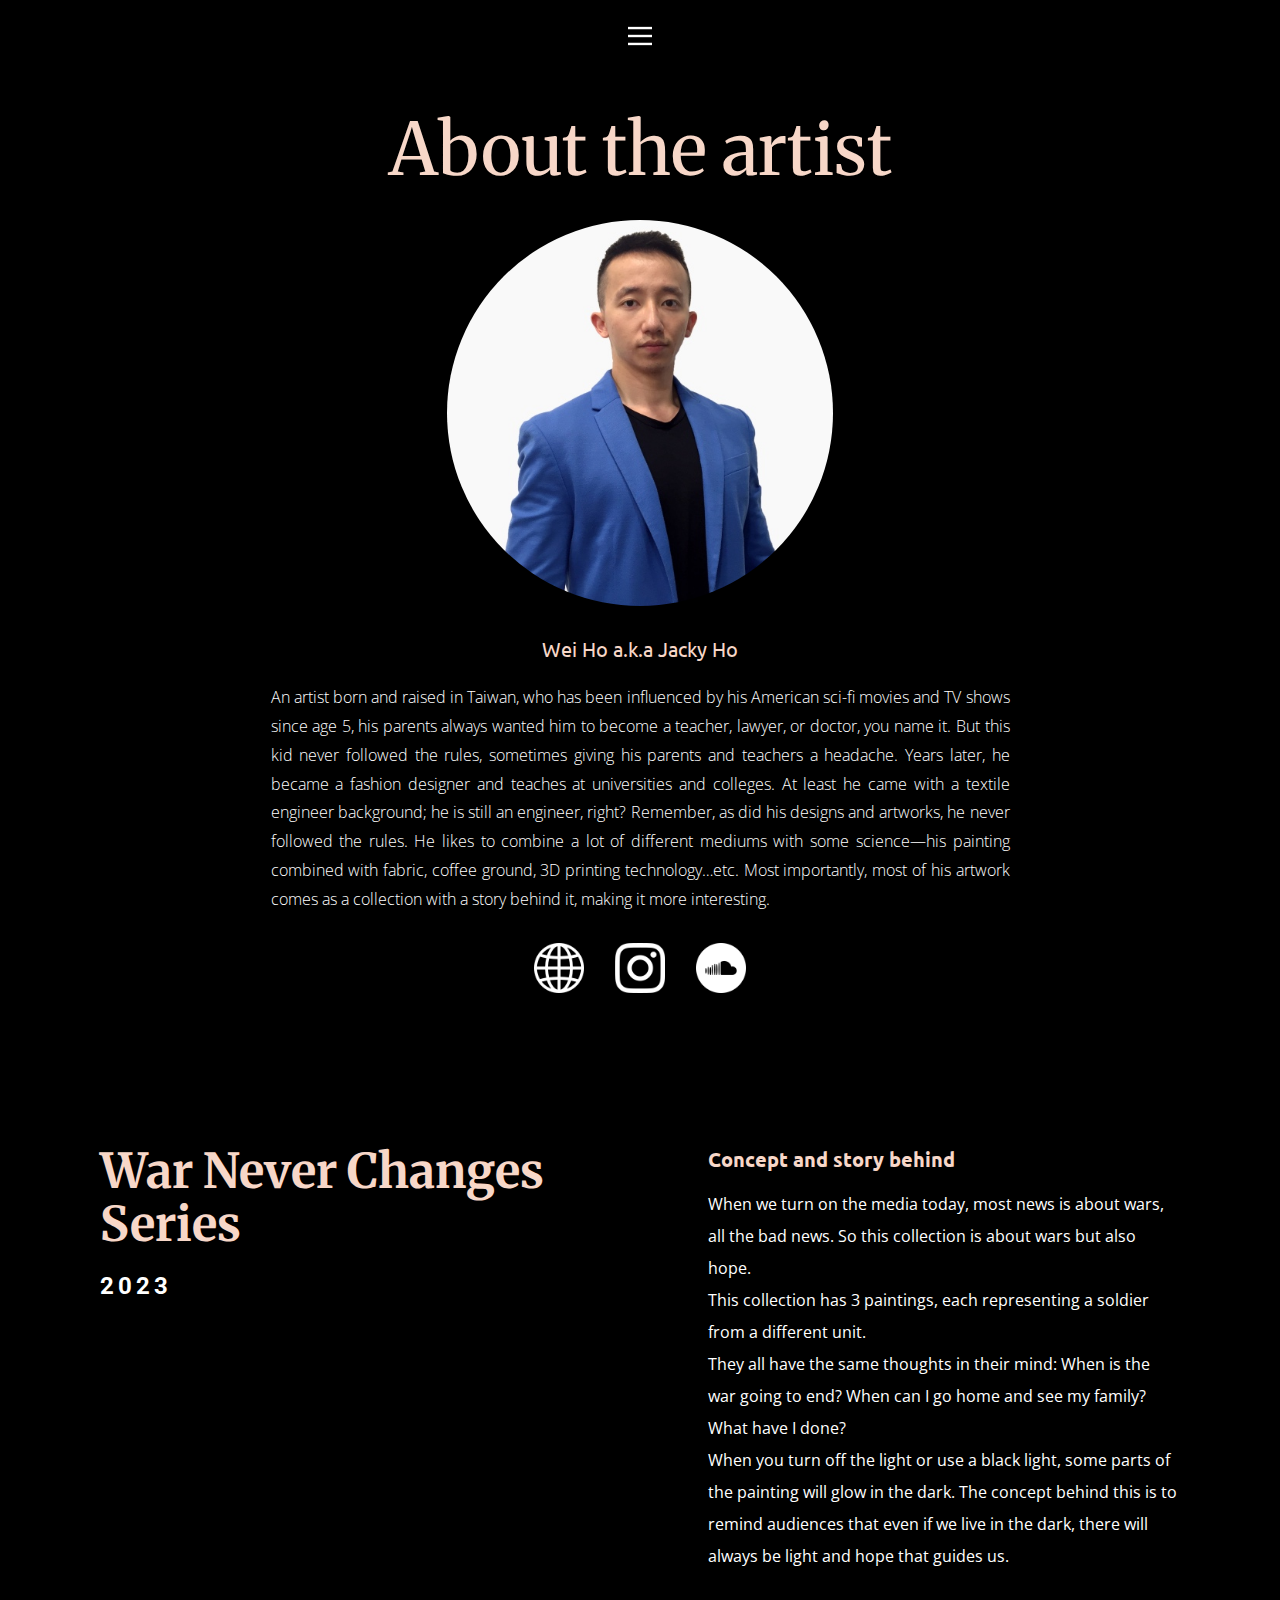
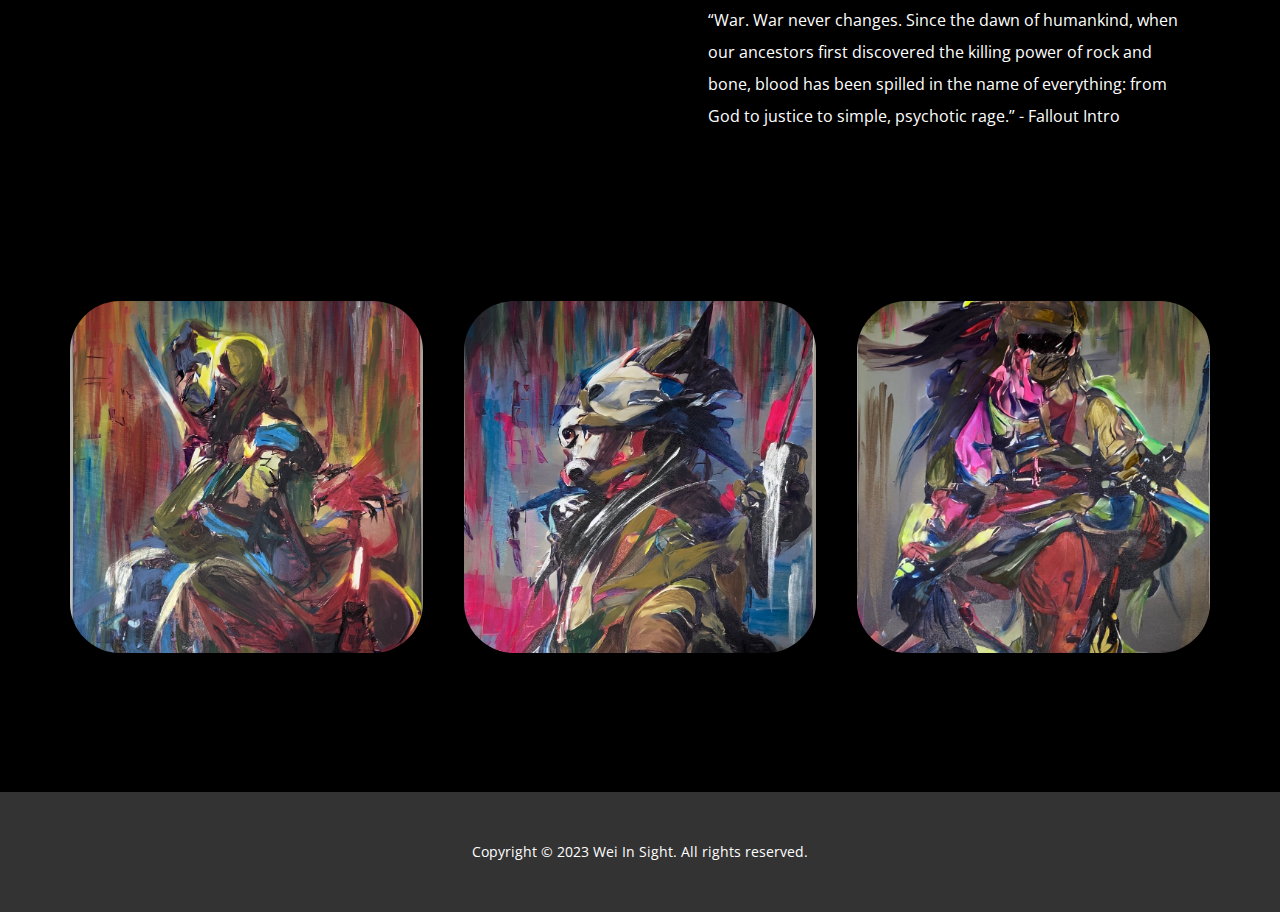
<file: index.html>
<!DOCTYPE html>
<html style="font-size: 16px;" lang="en"><head>
    <meta name="viewport" content="width=device-width, initial-scale=1.0">
    <meta charset="utf-8">
    <meta name="keywords" content="biography, We collaborate with brands and agencies to create memorable experiences., 1, We design People Inspired Experiences that create positive change in people&amp;apos;s lives., ​We are information security.">
    <meta name="description" content="">
    <title>War Never Changes Series</title>
    <link rel="stylesheet" href="nicepage.css" media="screen">
<link rel="stylesheet" href="War-Never-Changes-Series.css" media="screen">
    <script class="u-script" type="text/javascript" src="jquery.js" defer=""></script>
    <script class="u-script" type="text/javascript" src="nicepage.js" defer=""></script>
    <meta name="generator" content="Nicepage 6.1.3, nicepage.com">
    <link id="u-theme-google-font" rel="stylesheet" href="https://fonts.googleapis.com/css?family=Roboto:100,100i,300,300i,400,400i,500,500i,700,700i,900,900i|Open+Sans:300,300i,400,400i,500,500i,600,600i,700,700i,800,800i">
    <link id="u-page-google-font" rel="stylesheet" href="https://fonts.googleapis.com/css?family=Merriweather:300,300i,400,400i,700,700i,900,900i|Ubuntu:300,300i,400,400i,500,500i,700,700i">
    
    
    
    
    
    
    <script type="application/ld+json">{
		"@context": "http://schema.org",
		"@type": "Organization",
		"name": "War Never Changes"
}</script>
    <meta name="theme-color" content="#a18bbf">
    <meta property="og:title" content="War Never Changes Series">
    <meta property="og:description" content="">
    <meta property="og:type" content="website">
  <meta data-intl-tel-input-cdn-path="intlTelInput/"></head>
  <body data-home-page="War-Never-Changes-Series.html" data-home-page-title="War Never Changes Series" data-path-to-root="./" data-include-products="false" class="u-body u-overlap u-xl-mode" data-lang="en"><header class="u-clearfix u-header u-header" id="sec-b750"><div class="u-clearfix u-sheet u-sheet-1">
        <nav class="u-align-left u-menu u-menu-hamburger u-offcanvas u-menu-1" data-responsive-from="XL">
          <div class="menu-collapse">
            <a class="u-button-style u-nav-link u-text-body-alt-color" href="#" style="padding: 4px 0px; font-size: calc(1em + 8px);">
              <svg class="u-svg-link" preserveAspectRatio="xMidYMin slice" viewBox="0 0 302 302" style=""><use xmlns:xlink="http://www.w3.org/1999/xlink" xlink:href="#svg-5c50"></use></svg>
              <svg xmlns="http://www.w3.org/2000/svg" xmlns:xlink="http://www.w3.org/1999/xlink" version="1.1" id="svg-5c50" x="0px" y="0px" viewBox="0 0 302 302" style="enable-background:new 0 0 302 302;" xml:space="preserve" class="u-svg-content"><g><rect y="36" width="302" height="30"></rect><rect y="236" width="302" height="30"></rect><rect y="136" width="302" height="30"></rect>
</g><g></g><g></g><g></g><g></g><g></g><g></g><g></g><g></g><g></g><g></g><g></g><g></g><g></g><g></g><g></g></svg>
            </a>
          </div>
          <div class="u-custom-menu u-nav-container">
            <ul class="u-nav u-unstyled u-nav-1"><li class="u-nav-item"><a class="u-button-style u-nav-link u-text-active-palette-1-base u-text-hover-palette-2-base" href="#" style="padding: 10px 20px;">About</a>
</li><li class="u-nav-item"><a class="u-button-style u-nav-link u-text-active-palette-1-base u-text-hover-palette-2-base" href="#" style="padding: 10px 20px;">Story behind</a>
</li></ul>
          </div>
          <div class="u-custom-menu u-nav-container-collapse">
            <div class="u-align-center u-black u-container-style u-inner-container-layout u-opacity u-opacity-95 u-sidenav">
              <div class="u-inner-container-layout u-sidenav-overflow">
                <div class="u-menu-close"></div>
                <ul class="u-align-center u-nav u-popupmenu-items u-unstyled u-nav-2"><li class="u-nav-item"><a class="u-button-style u-nav-link" href="#">About</a>
</li><li class="u-nav-item"><a class="u-button-style u-nav-link" href="#">Story behind</a>
</li></ul>
              </div>
            </div>
            <div class="u-black u-menu-overlay u-opacity u-opacity-70"></div>
          </div>
        </nav>
      </div></header>
    <section class="u-align-center u-black u-clearfix u-section-1" id="carousel_4809">
      <div class="u-clearfix u-sheet u-sheet-1">
        <h2 class="u-custom-font u-font-merriweather u-text u-text-default u-text-palette-2-base u-text-1">About the artist</h2>
        <div class="u-image u-image-circle u-image-1" alt="" data-image-width="500" data-image-height="500"></div>
        <h5 class="u-custom-font u-font-ubuntu u-text u-text-palette-2-base u-text-2">Wei Ho a.k.a Jacky Ho</h5>
        <p class="u-align-justify u-text u-text-3"> An artist born and raised in Taiwan, who has been influenced by his American sci-fi movies and TV shows since age 5, his parents always wanted him to become a teacher, lawyer, or doctor, you name it. But this kid never followed the rules, sometimes giving his parents and teachers a headache. Years later, he became a fashion designer and teaches at universities and colleges. At least he came with a textile engineer background; he is still an engineer, right? Remember, as did his designs and artworks, he never followed the rules. He likes to combine a lot of different mediums with some science—his painting combined with fabric, coﬀee ground, 3D printing technology…etc. Most importantly, most of his artwork comes as a collection with a story behind it, making it more interesting.</p>
        <div class="u-social-icons u-spacing-31 u-social-icons-1">
          <a class="u-social-url" title="Wei In Sight" target="_blank" href="https://www.weiinsight.com"><span class="u-file-icon u-icon u-social-facebook u-social-icon u-text-white u-icon-1"><img src="images/1006771-8f2b2438.png" alt=""></span>
          </a>
          <a class="u-social-url" title="Instagram" target="_blank" href="https://www.instagram.com/weiinsight/"><span class="u-file-icon u-icon u-social-icon u-social-instagram u-text-white u-icon-2"><img src="images/1384031-1bfc850a.png" alt=""></span>
          </a>
          <a class="u-social-url" target="_blank" data-type="Soundcloud" title="Sound Cloud" href="https://soundcloud.com/nfscars001"><span class="u-file-icon u-icon u-social-icon u-social-soundcloud u-text-white u-icon-3"><img src="images/4902493-3ed26d65.png" alt=""></span>
          </a>
        </div>
      </div>
    </section>
    <section class="u-black u-clearfix u-section-2" id="carousel_9b82">
      <div class="u-clearfix u-sheet u-sheet-1">
        <div class="data-layout-selected u-clearfix u-expanded-width u-layout-wrap u-layout-wrap-1">
          <div class="u-layout">
            <div class="u-layout-row">
              <div class="u-align-left u-container-style u-layout-cell u-size-32 u-layout-cell-1">
                <div class="u-container-layout u-valign-top u-container-layout-1">
                  <h1 class="u-custom-font u-font-merriweather u-text u-text-palette-2-base u-text-1"> War Never Changes Series</h1>
                  <h6 class="u-text u-text-2">2023</h6>
                </div>
              </div>
              <div class="u-align-left u-container-style u-layout-cell u-size-28 u-layout-cell-2">
                <div class="u-container-layout u-container-layout-2">
                  <h6 class="u-custom-font u-font-ubuntu u-text u-text-palette-2-base u-text-3">Concept and story behind</h6>
                  <h5 class="u-custom-font u-text u-text-font u-text-4"> When we turn on the media today, most news is about wars, all the bad news. So this collection is about wars but also hope.<br>This collection has 3 paintings, each representing a soldier from a different unit.<br>They all have the same thoughts in their mind: When is the war going to end? When can I go home and see my family? What have I done?<br>When you turn off the light or use a black light, some parts of the painting will glow in the dark. The concept behind this is to remind audiences that even if we live in the dark, there will always be light and hope that guides us.<br>
                    <br>“War. War never changes. Since the dawn of humankind, when our ancestors first discovered the killing power of rock and bone, blood has been spilled in the name of everything: from God to justice to simple, psychotic rage.” - Fallout Intro
                  </h5>
                </div>
              </div>
            </div>
          </div>
        </div>
      </div>
    </section>
    <section class="u-align-center u-black u-clearfix u-section-3" id="carousel_8796">
      <div class="u-clearfix u-sheet u-valign-middle u-sheet-1">
        <div class="u-expanded-width u-gallery u-layout-grid u-lightbox u-show-text-on-hover u-gallery-1">
          <div class="u-gallery-inner u-gallery-inner-1">
            <div class="u-effect-fade u-effect-hover-zoom u-gallery-item u-radius-50 u-shape-round" data-href="Ground-Force.html">
              <div class="u-back-slide" data-image-width="955" data-image-height="1427">
                <img class="u-back-image u-expanded" src="images/WarNeverChangesSeries_0000_GroundForce.jpg">
              </div>
              <div class="u-over-slide u-shading u-over-slide-1"></div>
            </div>
            <div class="u-effect-fade u-effect-hover-zoom u-gallery-item u-radius-50 u-shape-round" data-href="Special-Force.html">
              <div class="u-back-slide" data-image-width="955" data-image-height="1427">
                <img class="u-back-image u-expanded" src="images/WarNeverChangesSeries_0002_SpecialForce.jpg">
              </div>
              <div class="u-over-slide u-shading u-over-slide-2"></div>
            </div>
            <div class="u-effect-fade u-effect-hover-zoom u-gallery-item u-radius-50 u-shape-round" data-href="Air-Force.html">
              <div class="u-back-slide" data-image-width="955" data-image-height="1427">
                <img class="u-back-image u-expanded" src="images/WarNeverChangesSeries_0004_AirForce.jpg">
              </div>
              <div class="u-over-slide u-shading u-over-slide-3"></div>
            </div>
          </div>
        </div>
      </div>
    </section>
    <section class="u-align-center u-black u-clearfix u-hidden u-section-4" id="carousel_48df">
      <div class="u-clearfix u-sheet u-valign-middle u-sheet-1">
        <div class="u-clearfix u-expanded-width u-layout-wrap u-layout-wrap-1">
          <div class="u-layout">
            <div class="u-layout-row">
              <div class="u-container-style u-layout-cell u-size-30 u-layout-cell-1">
                <div class="u-container-layout u-container-layout-1">
                  <h5 class="u-custom-font u-font-ubuntu u-text u-text-default u-text-palette-2-base u-text-1">Bring to the table win-win survival strategies to ensure proactive domination. At the end of the day, going forward, a new normal that has evolved from generation X is on the runway heading towards a streamlined cloud solution.&nbsp;</h5>
                  <p class="u-text u-text-default u-text-2">Living Life Tomorrow's fate, though thou be wise, Thou canst not tell nor yet surmise; Pass, therefore, not today in vain, For it will never come again. You know, my friends, with what a brave carouse I made a Second Marriage in my house; favored old barren reason from my bed, and took the daughter of the vine to spouse.&nbsp;&nbsp;The Worldly Hope men set their Hearts upon Turns Ashes - or it prospers; and anon, Like Snow upon the Desert's dusty Face, Lighting a little hour or two - is gone.</p>
                </div>
              </div>
              <div class="u-container-style u-layout-cell u-size-30 u-layout-cell-2">
                <div class="u-container-layout u-container-layout-2">
                  <p class="u-text u-text-3">Living Life Tomorrow's fate, though thou be wise, Thou canst not tell nor yet surmise; Pass, therefore, not today in vain, For it will never come again. You know, my friends, with what a brave carouse I made a Second Marriage in my house; favored old barren reason from my bed, and took the daughter of the vine to spouse.&nbsp;&nbsp;The Worldly Hope men set their Hearts upon Turns Ashes - or it prospers; and anon, Like Snow upon the Desert's dusty Face, Lighting a little hour or two - is gone.</p>
                  <img src="images/829-8293847_jake-corman-signature-jake-signaturecopy.png" alt="" class="u-image u-image-contain u-image-default u-image-1" data-image-width="1280" data-image-height="911">
                </div>
              </div>
            </div>
          </div>
        </div>
      </div>
    </section>
    
    
    
    <footer class="u-align-center u-clearfix u-footer u-grey-80 u-footer" id="sec-9d38"><div class="u-clearfix u-sheet u-sheet-1">
        <p class="u-small-text u-text u-text-variant u-text-1"> Copyright © 2023 Wei In Sight. All rights reserved.</p>
      </div></footer>
  
</body></html>
</file>
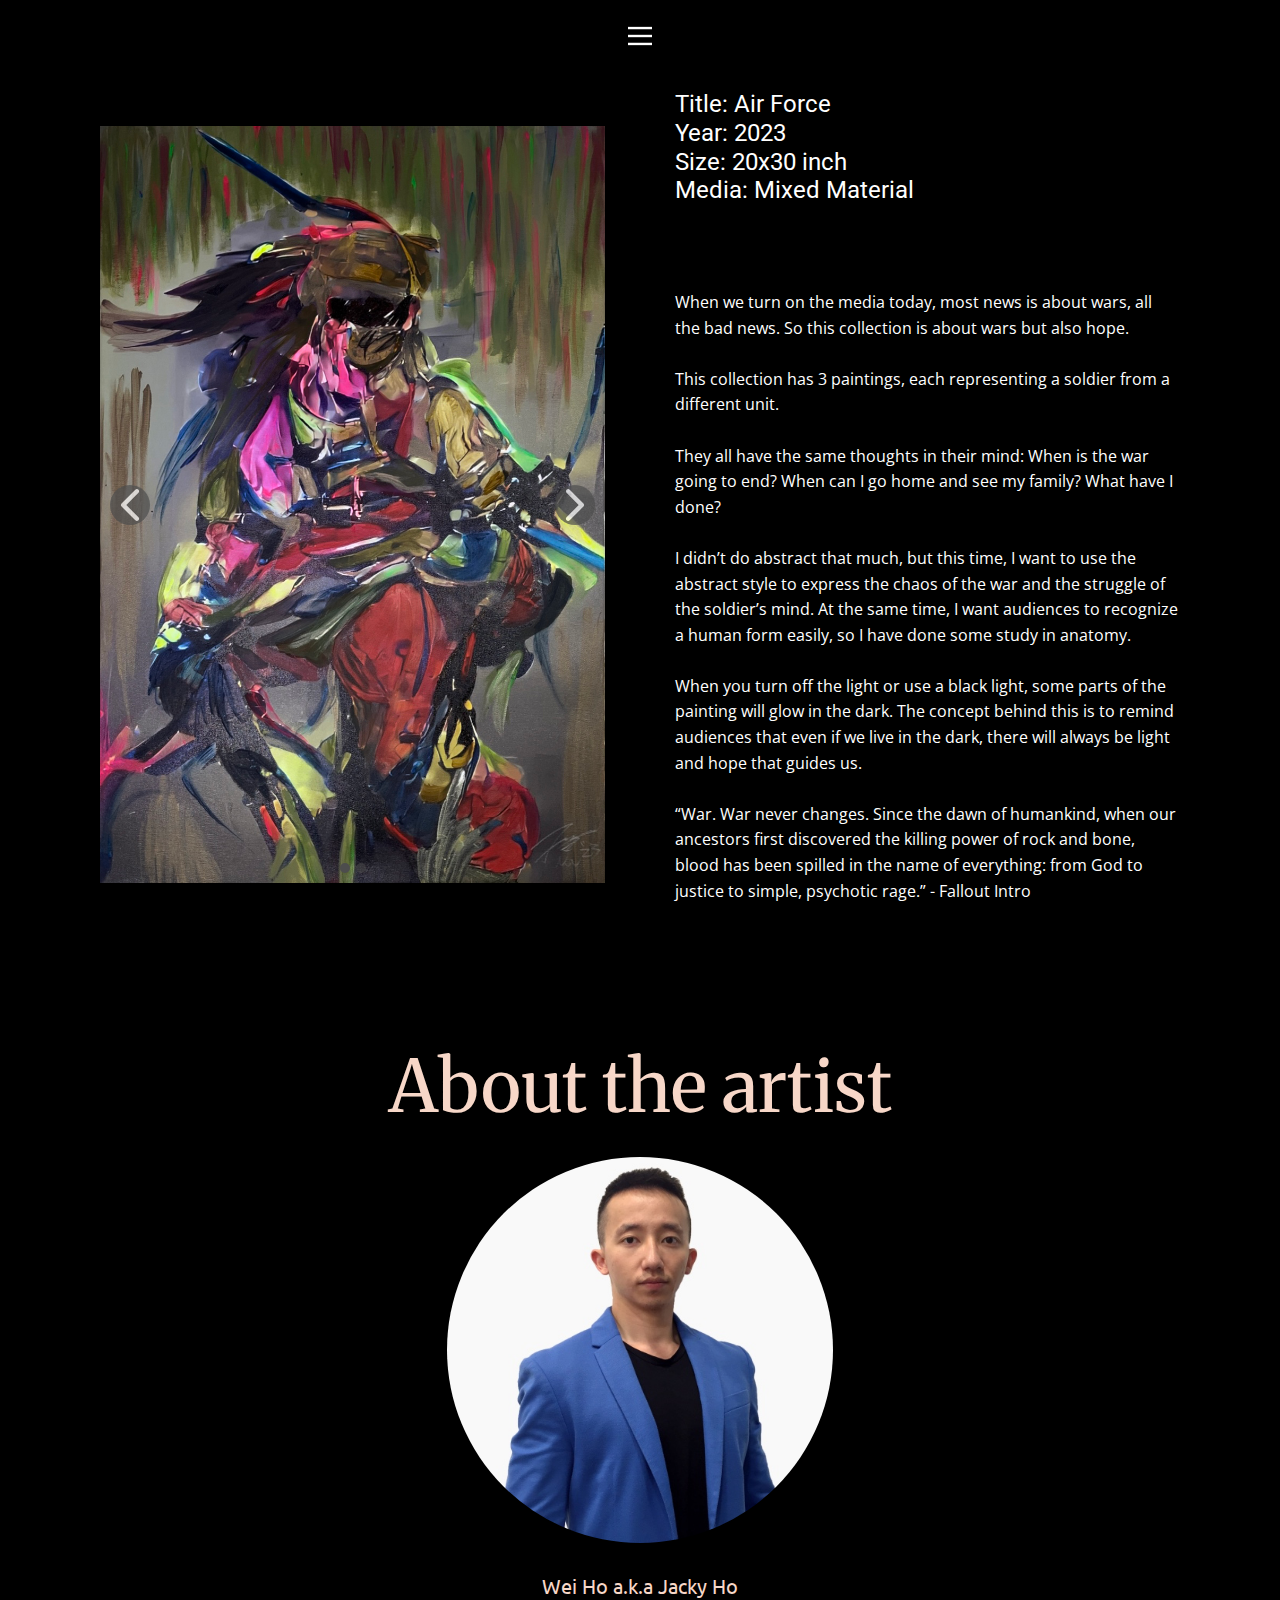
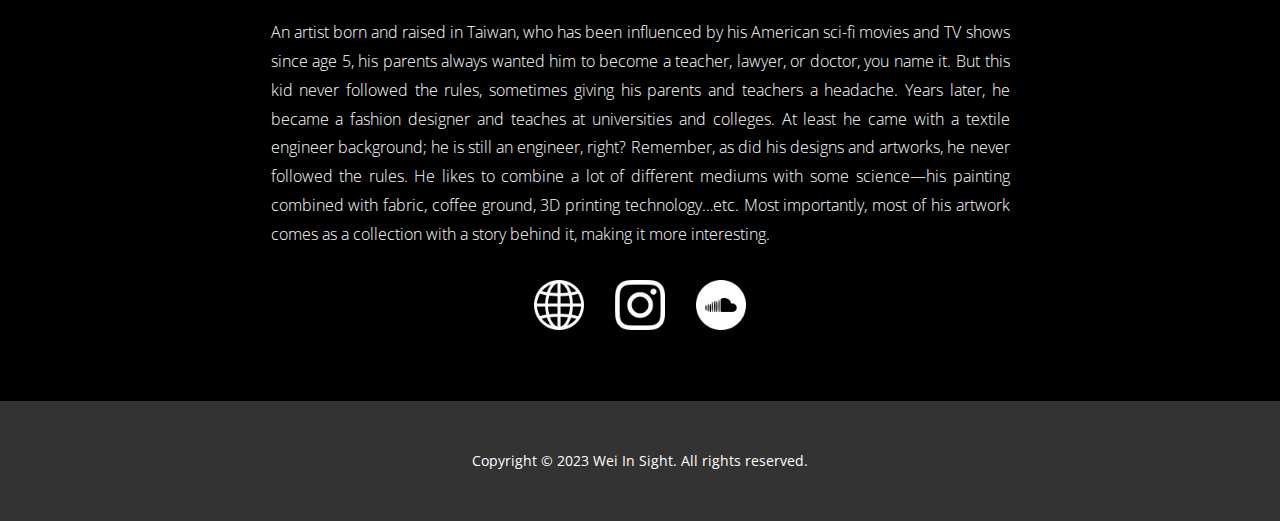
<file: Air-Force.html>
<!DOCTYPE html>
<html style="font-size: 16px;" lang="en"><head>
    <meta name="viewport" content="width=device-width, initial-scale=1.0">
    <meta charset="utf-8">
    <meta name="keywords" content="biography, We collaborate with brands and agencies to create memorable experiences., 1, We design People Inspired Experiences that create positive change in people&amp;apos;s lives., ​We are information security.">
    <meta name="description" content="">
    <title>Air Force</title>
    <link rel="stylesheet" href="nicepage.css" media="screen">
<link rel="stylesheet" href="Air-Force.css" media="screen">
    <script class="u-script" type="text/javascript" src="jquery.js" defer=""></script>
    <script class="u-script" type="text/javascript" src="nicepage.js" defer=""></script>
    <meta name="generator" content="Nicepage 6.1.3, nicepage.com">
    <link id="u-theme-google-font" rel="stylesheet" href="https://fonts.googleapis.com/css?family=Roboto:100,100i,300,300i,400,400i,500,500i,700,700i,900,900i|Open+Sans:300,300i,400,400i,500,500i,600,600i,700,700i,800,800i">
    <link id="u-page-google-font" rel="stylesheet" href="https://fonts.googleapis.com/css?family=Ubuntu:300,300i,400,400i,500,500i,700,700i|Merriweather:300,300i,400,400i,700,700i,900,900i">
    
    
    
    
    
    <script type="application/ld+json">{
		"@context": "http://schema.org",
		"@type": "Organization",
		"name": "War Never Changes"
}</script>
    <meta name="theme-color" content="#a18bbf">
    <meta property="og:title" content="Air Force">
    <meta property="og:description" content="">
    <meta property="og:type" content="website">
  <meta data-intl-tel-input-cdn-path="intlTelInput/"></head>
  <body data-path-to-root="./" data-include-products="false" class="u-body u-overlap u-overlap-contrast u-overlap-transparent u-xl-mode" data-lang="en"><header class="u-clearfix u-header u-header" id="sec-b750"><div class="u-clearfix u-sheet u-sheet-1">
        <nav class="u-align-left u-menu u-menu-hamburger u-offcanvas u-menu-1" data-responsive-from="XL">
          <div class="menu-collapse">
            <a class="u-button-style u-nav-link u-text-body-alt-color" href="#" style="padding: 4px 0px; font-size: calc(1em + 8px);">
              <svg class="u-svg-link" preserveAspectRatio="xMidYMin slice" viewBox="0 0 302 302" style=""><use xmlns:xlink="http://www.w3.org/1999/xlink" xlink:href="#svg-5c50"></use></svg>
              <svg xmlns="http://www.w3.org/2000/svg" xmlns:xlink="http://www.w3.org/1999/xlink" version="1.1" id="svg-5c50" x="0px" y="0px" viewBox="0 0 302 302" style="enable-background:new 0 0 302 302;" xml:space="preserve" class="u-svg-content"><g><rect y="36" width="302" height="30"></rect><rect y="236" width="302" height="30"></rect><rect y="136" width="302" height="30"></rect>
</g><g></g><g></g><g></g><g></g><g></g><g></g><g></g><g></g><g></g><g></g><g></g><g></g><g></g><g></g><g></g></svg>
            </a>
          </div>
          <div class="u-custom-menu u-nav-container">
            <ul class="u-nav u-unstyled u-nav-1"><li class="u-nav-item"><a class="u-button-style u-nav-link u-text-active-palette-1-base u-text-hover-palette-2-base" href="#" style="padding: 10px 20px;">About</a>
</li><li class="u-nav-item"><a class="u-button-style u-nav-link u-text-active-palette-1-base u-text-hover-palette-2-base" href="#" style="padding: 10px 20px;">Story behind</a>
</li></ul>
          </div>
          <div class="u-custom-menu u-nav-container-collapse">
            <div class="u-align-center u-black u-container-style u-inner-container-layout u-opacity u-opacity-95 u-sidenav">
              <div class="u-inner-container-layout u-sidenav-overflow">
                <div class="u-menu-close"></div>
                <ul class="u-align-center u-nav u-popupmenu-items u-unstyled u-nav-2"><li class="u-nav-item"><a class="u-button-style u-nav-link" href="#">About</a>
</li><li class="u-nav-item"><a class="u-button-style u-nav-link" href="#">Story behind</a>
</li></ul>
              </div>
            </div>
            <div class="u-black u-menu-overlay u-opacity u-opacity-70"></div>
          </div>
        </nav>
      </div></header>
    <section class="u-black u-clearfix u-section-1" id="sec-833f">
      <div class="u-clearfix u-sheet u-valign-middle u-sheet-1">
        <div class="data-layout-selected u-clearfix u-expanded-width u-gutter-10 u-layout-wrap u-layout-wrap-1">
          <div class="u-layout">
            <div class="u-layout-row">
              <div class="u-size-30 u-size-60-md">
                <div class="u-layout-col">
                  <div class="u-container-style u-layout-cell u-left-cell u-size-60 u-layout-cell-1" src="">
                    <div class="u-container-layout u-valign-middle u-container-layout-1">
                      <div class="u-carousel u-expanded-width u-gallery u-gallery-slider u-layout-carousel u-lightbox u-no-transition u-show-text-on-hover u-gallery-1" data-interval="5000" data-u-ride="carousel" id="carousel-e23b">
                        <ol class="u-absolute-hcenter u-carousel-indicators u-carousel-indicators-1">
                          <li data-u-target="#carousel-e23b" data-u-slide-to="0" class="u-active u-grey-70 u-shape-circle" style="width: 10px; height: 10px;"></li>
                          <li data-u-target="#carousel-e23b" data-u-slide-to="1" class="u-grey-70 u-shape-circle" style="width: 10px; height: 10px;"></li>
                        </ol>
                        <div class="u-carousel-inner u-gallery-inner" role="listbox">
                          <div class="u-active u-carousel-item u-effect-fade u-gallery-item u-carousel-item-1">
                            <div class="u-back-slide" data-image-width="955" data-image-height="1427">
                              <img class="u-back-image u-expanded" src="images/WarNeverChangesSeries_0004_AirForce.jpg">
                            </div>
                            <div class="u-align-center u-over-slide u-shading u-valign-bottom u-over-slide-1"></div>
                          </div>
                          <div class="u-carousel-item u-effect-fade u-gallery-item u-carousel-item-2">
                            <div class="u-back-slide" data-image-width="955" data-image-height="1427">
                              <img class="u-back-image u-expanded" src="images/WarNeverChangesSeries_0005_AirForceUV.jpg">
                            </div>
                            <div class="u-align-center u-over-slide u-shading u-valign-bottom u-over-slide-2"></div>
                          </div>
                        </div>
                        <a class="u-absolute-vcenter u-carousel-control u-carousel-control-prev u-grey-70 u-icon-circle u-opacity u-opacity-70 u-spacing-10 u-text-white u-carousel-control-1" href="#carousel-e23b" role="button" data-u-slide="prev">
                          <span aria-hidden="true">
                            <svg viewBox="0 0 451.847 451.847"><path d="M97.141,225.92c0-8.095,3.091-16.192,9.259-22.366L300.689,9.27c12.359-12.359,32.397-12.359,44.751,0
c12.354,12.354,12.354,32.388,0,44.748L173.525,225.92l171.903,171.909c12.354,12.354,12.354,32.391,0,44.744
c-12.354,12.365-32.386,12.365-44.745,0l-194.29-194.281C100.226,242.115,97.141,234.018,97.141,225.92z"></path></svg>
                          </span>
                          <span class="sr-only">
                            <svg viewBox="0 0 451.847 451.847"><path d="M97.141,225.92c0-8.095,3.091-16.192,9.259-22.366L300.689,9.27c12.359-12.359,32.397-12.359,44.751,0
c12.354,12.354,12.354,32.388,0,44.748L173.525,225.92l171.903,171.909c12.354,12.354,12.354,32.391,0,44.744
c-12.354,12.365-32.386,12.365-44.745,0l-194.29-194.281C100.226,242.115,97.141,234.018,97.141,225.92z"></path></svg>
                          </span>
                        </a>
                        <a class="u-absolute-vcenter u-carousel-control u-carousel-control-next u-grey-70 u-icon-circle u-opacity u-opacity-70 u-spacing-10 u-text-white u-carousel-control-2" href="#carousel-e23b" role="button" data-u-slide="next">
                          <span aria-hidden="true">
                            <svg viewBox="0 0 451.846 451.847"><path d="M345.441,248.292L151.154,442.573c-12.359,12.365-32.397,12.365-44.75,0c-12.354-12.354-12.354-32.391,0-44.744
L278.318,225.92L106.409,54.017c-12.354-12.359-12.354-32.394,0-44.748c12.354-12.359,32.391-12.359,44.75,0l194.287,194.284
c6.177,6.18,9.262,14.271,9.262,22.366C354.708,234.018,351.617,242.115,345.441,248.292z"></path></svg>
                          </span>
                          <span class="sr-only">
                            <svg viewBox="0 0 451.846 451.847"><path d="M345.441,248.292L151.154,442.573c-12.359,12.365-32.397,12.365-44.75,0c-12.354-12.354-12.354-32.391,0-44.744
L278.318,225.92L106.409,54.017c-12.354-12.359-12.354-32.394,0-44.748c12.354-12.359,32.391-12.359,44.75,0l194.287,194.284
c6.177,6.18,9.262,14.271,9.262,22.366C354.708,234.018,351.617,242.115,345.441,248.292z"></path></svg>
                          </span>
                        </a>
                      </div>
                    </div>
                  </div>
                </div>
              </div>
              <div class="u-size-30 u-size-60-md">
                <div class="u-layout-col">
                  <div class="u-size-30">
                    <div class="u-layout-row">
                      <div class="u-align-left u-container-style u-layout-cell u-size-60 u-layout-cell-2">
                        <div class="u-container-layout u-valign-top u-container-layout-2">
                          <h4 class="u-text u-text-1"> Title: Air Force<br>Year: 2023<br>Size: ​20x30 inch<br>Media: ​Mixed Material
                          </h4>
                        </div>
                      </div>
                    </div>
                  </div>
                  <div class="u-size-30">
                    <div class="u-layout-row">
                      <div class="u-align-left u-container-style u-layout-cell u-size-60 u-layout-cell-3">
                        <div class="u-container-layout u-valign-top u-container-layout-3">
                          <p class="u-text u-text-2"><i></i>When we turn on the media today, most news is about wars, all the bad news. So this collection is about wars but also hope.<br>
                            <br>This collection has 3 paintings, each representing a soldier from a different unit.<br>
                            <br>They all have the same thoughts in their mind: When is the war going to end? When can I go home and see my family? What have I done?<br>
                            <br>I didn’t do abstract that much, but this time, I want to use the abstract style to express the chaos of the war and the struggle of the soldier’s mind. At the same time, I want audiences to recognize a human form easily, so I have done some study in anatomy.<br>
                            <br>When you turn off the light or use a black light, some parts of the painting will glow in the dark. The concept behind this is to remind audiences that even if we live in the dark, there will always be light and hope that guides us.<br>
                            <br>“War. War never changes. Since the dawn of humankind, when our ancestors first discovered the killing power of rock and bone, blood has been spilled in the name of everything: from God to justice to simple, psychotic rage.” - Fallout Intro&nbsp;
                          </p>
                        </div>
                      </div>
                    </div>
                  </div>
                </div>
              </div>
            </div>
          </div>
        </div>
      </div>
    </section>
    <section class="u-align-center u-black u-clearfix u-hidden u-section-2" id="carousel_48df">
      <div class="u-clearfix u-sheet u-valign-middle u-sheet-1">
        <div class="u-clearfix u-expanded-width u-layout-wrap u-layout-wrap-1">
          <div class="u-layout">
            <div class="u-layout-row">
              <div class="u-container-style u-layout-cell u-size-30 u-layout-cell-1">
                <div class="u-container-layout u-container-layout-1">
                  <h5 class="u-custom-font u-font-ubuntu u-text u-text-default u-text-palette-2-base u-text-1">Bring to the table win-win survival strategies to ensure proactive domination. At the end of the day, going forward, a new normal that has evolved from generation X is on the runway heading towards a streamlined cloud solution.&nbsp;</h5>
                  <p class="u-text u-text-default u-text-2">Living Life Tomorrow's fate, though thou be wise, Thou canst not tell nor yet surmise; Pass, therefore, not today in vain, For it will never come again. You know, my friends, with what a brave carouse I made a Second Marriage in my house; favored old barren reason from my bed, and took the daughter of the vine to spouse.&nbsp;&nbsp;The Worldly Hope men set their Hearts upon Turns Ashes - or it prospers; and anon, Like Snow upon the Desert's dusty Face, Lighting a little hour or two - is gone.</p>
                </div>
              </div>
              <div class="u-container-style u-layout-cell u-size-30 u-layout-cell-2">
                <div class="u-container-layout u-container-layout-2">
                  <p class="u-text u-text-3">Living Life Tomorrow's fate, though thou be wise, Thou canst not tell nor yet surmise; Pass, therefore, not today in vain, For it will never come again. You know, my friends, with what a brave carouse I made a Second Marriage in my house; favored old barren reason from my bed, and took the daughter of the vine to spouse.&nbsp;&nbsp;The Worldly Hope men set their Hearts upon Turns Ashes - or it prospers; and anon, Like Snow upon the Desert's dusty Face, Lighting a little hour or two - is gone.</p>
                  <img src="images/829-8293847_jake-corman-signature-jake-signaturecopy.png" alt="" class="u-image u-image-contain u-image-default u-image-1" data-image-width="1280" data-image-height="911">
                </div>
              </div>
            </div>
          </div>
        </div>
      </div>
    </section>
    <section class="u-align-center u-black u-clearfix u-section-3" id="carousel_4809">
      <div class="u-clearfix u-sheet u-sheet-1">
        <h2 class="u-custom-font u-font-merriweather u-text u-text-default u-text-palette-2-base u-text-1">About the artist</h2>
        <div class="u-image u-image-circle u-image-1" alt="" data-image-width="500" data-image-height="500"></div>
        <h5 class="u-custom-font u-font-ubuntu u-text u-text-palette-2-base u-text-2">Wei Ho a.k.a Jacky Ho</h5>
        <p class="u-align-justify u-text u-text-3"> An artist born and raised in Taiwan, who has been influenced by his American sci-fi movies and TV shows since age 5, his parents always wanted him to become a teacher, lawyer, or doctor, you name it. But this kid never followed the rules, sometimes giving his parents and teachers a headache. Years later, he became a fashion designer and teaches at universities and colleges. At least he came with a textile engineer background; he is still an engineer, right? Remember, as did his designs and artworks, he never followed the rules. He likes to combine a lot of different mediums with some science—his painting combined with fabric, coﬀee ground, 3D printing technology…etc. Most importantly, most of his artwork comes as a collection with a story behind it, making it more interesting.</p>
        <div class="u-social-icons u-spacing-31 u-social-icons-1">
          <a class="u-social-url" title="Wei In Sight" target="_blank" href="https://www.weiinsight.com"><span class="u-file-icon u-icon u-social-facebook u-social-icon u-text-white u-icon-1"><img src="images/1006771-8f2b2438.png" alt=""></span>
          </a>
          <a class="u-social-url" title="Instagram" target="_blank" href="https://www.instagram.com/weiinsight/"><span class="u-file-icon u-icon u-social-icon u-social-instagram u-text-white u-icon-2"><img src="images/1384031-1bfc850a.png" alt=""></span>
          </a>
          <a class="u-social-url" target="_blank" data-type="Soundcloud" title="Sound Cloud" href="https://soundcloud.com/nfscars001"><span class="u-file-icon u-icon u-social-icon u-social-soundcloud u-text-white u-icon-3"><img src="images/4902493-3ed26d65.png" alt=""></span>
          </a>
        </div>
      </div>
    </section>
    
    
    
    <footer class="u-align-center u-clearfix u-footer u-grey-80 u-footer" id="sec-9d38"><div class="u-clearfix u-sheet u-sheet-1">
        <p class="u-small-text u-text u-text-variant u-text-1"> Copyright © 2023 Wei In Sight. All rights reserved.</p>
      </div></footer>
  
</body></html>
</file>
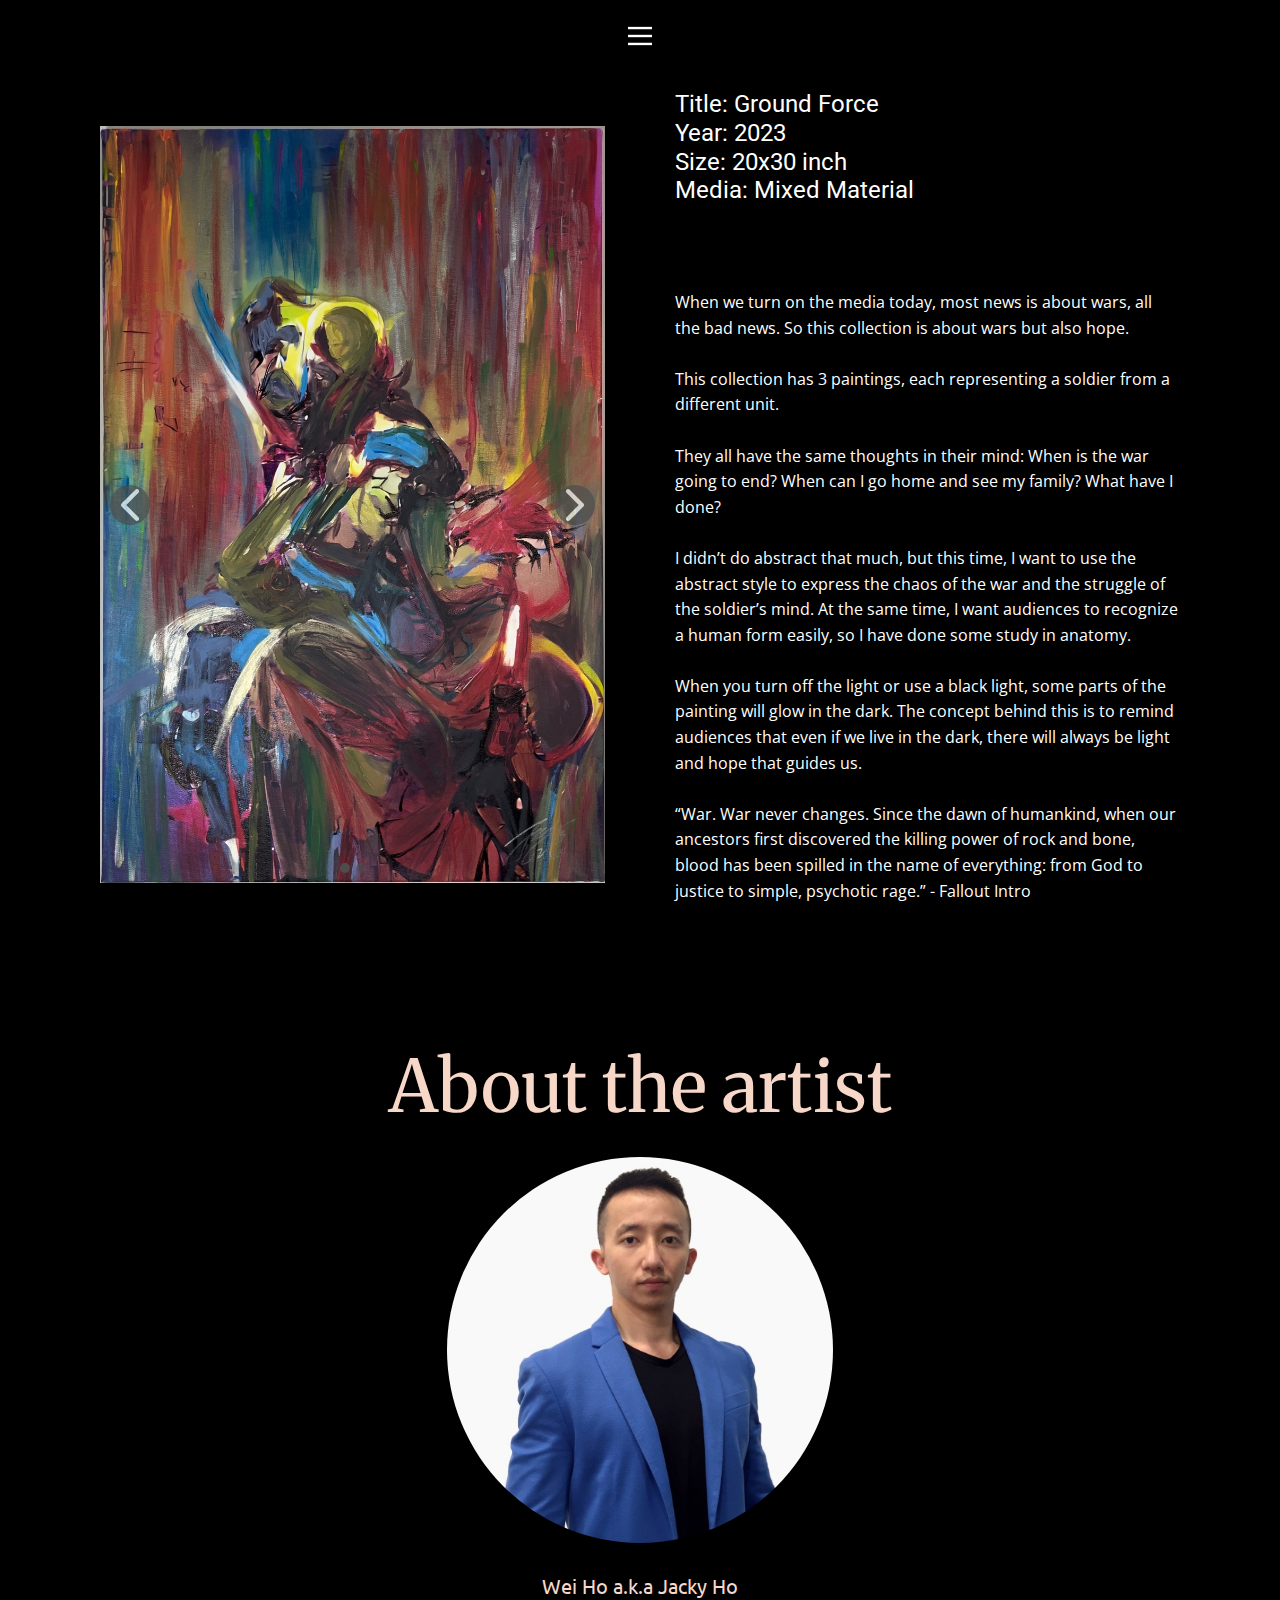
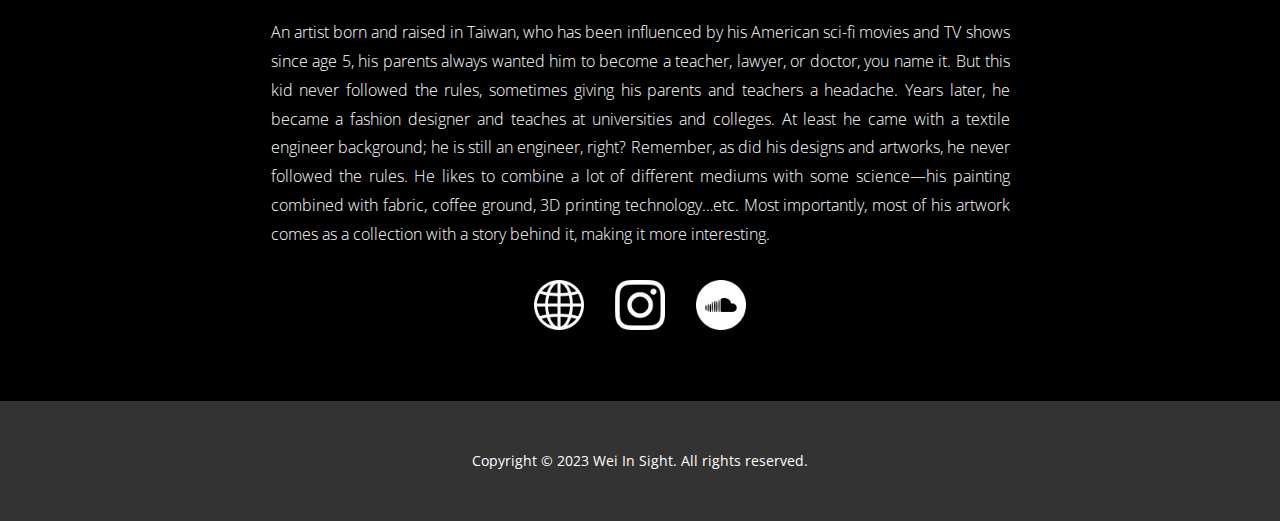
<file: Ground-Force.html>
<!DOCTYPE html>
<html style="font-size: 16px;" lang="en"><head>
    <meta name="viewport" content="width=device-width, initial-scale=1.0">
    <meta charset="utf-8">
    <meta name="keywords" content="biography, We collaborate with brands and agencies to create memorable experiences., 1, We design People Inspired Experiences that create positive change in people&amp;apos;s lives., ​We are information security.">
    <meta name="description" content="">
    <title>Ground Force</title>
    <link rel="stylesheet" href="nicepage.css" media="screen">
<link rel="stylesheet" href="Ground-Force.css" media="screen">
    <script class="u-script" type="text/javascript" src="jquery.js" defer=""></script>
    <script class="u-script" type="text/javascript" src="nicepage.js" defer=""></script>
    <meta name="generator" content="Nicepage 6.1.3, nicepage.com">
    <link id="u-theme-google-font" rel="stylesheet" href="https://fonts.googleapis.com/css?family=Roboto:100,100i,300,300i,400,400i,500,500i,700,700i,900,900i|Open+Sans:300,300i,400,400i,500,500i,600,600i,700,700i,800,800i">
    <link id="u-page-google-font" rel="stylesheet" href="https://fonts.googleapis.com/css?family=Ubuntu:300,300i,400,400i,500,500i,700,700i|Merriweather:300,300i,400,400i,700,700i,900,900i">
    
    
    
    
    
    <script type="application/ld+json">{
		"@context": "http://schema.org",
		"@type": "Organization",
		"name": "War Never Changes"
}</script>
    <meta name="theme-color" content="#a18bbf">
    <meta property="og:title" content="Ground Force">
    <meta property="og:description" content="">
    <meta property="og:type" content="website">
  <meta data-intl-tel-input-cdn-path="intlTelInput/"></head>
  <body data-path-to-root="./" data-include-products="false" class="u-body u-overlap u-overlap-contrast u-overlap-transparent u-xl-mode" data-lang="en"><header class="u-clearfix u-header u-header" id="sec-b750"><div class="u-clearfix u-sheet u-sheet-1">
        <nav class="u-align-left u-menu u-menu-hamburger u-offcanvas u-menu-1" data-responsive-from="XL">
          <div class="menu-collapse">
            <a class="u-button-style u-nav-link u-text-body-alt-color" href="#" style="padding: 4px 0px; font-size: calc(1em + 8px);">
              <svg class="u-svg-link" preserveAspectRatio="xMidYMin slice" viewBox="0 0 302 302" style=""><use xmlns:xlink="http://www.w3.org/1999/xlink" xlink:href="#svg-5c50"></use></svg>
              <svg xmlns="http://www.w3.org/2000/svg" xmlns:xlink="http://www.w3.org/1999/xlink" version="1.1" id="svg-5c50" x="0px" y="0px" viewBox="0 0 302 302" style="enable-background:new 0 0 302 302;" xml:space="preserve" class="u-svg-content"><g><rect y="36" width="302" height="30"></rect><rect y="236" width="302" height="30"></rect><rect y="136" width="302" height="30"></rect>
</g><g></g><g></g><g></g><g></g><g></g><g></g><g></g><g></g><g></g><g></g><g></g><g></g><g></g><g></g><g></g></svg>
            </a>
          </div>
          <div class="u-custom-menu u-nav-container">
            <ul class="u-nav u-unstyled u-nav-1"><li class="u-nav-item"><a class="u-button-style u-nav-link u-text-active-palette-1-base u-text-hover-palette-2-base" href="#" style="padding: 10px 20px;">About</a>
</li><li class="u-nav-item"><a class="u-button-style u-nav-link u-text-active-palette-1-base u-text-hover-palette-2-base" href="#" style="padding: 10px 20px;">Story behind</a>
</li></ul>
          </div>
          <div class="u-custom-menu u-nav-container-collapse">
            <div class="u-align-center u-black u-container-style u-inner-container-layout u-opacity u-opacity-95 u-sidenav">
              <div class="u-inner-container-layout u-sidenav-overflow">
                <div class="u-menu-close"></div>
                <ul class="u-align-center u-nav u-popupmenu-items u-unstyled u-nav-2"><li class="u-nav-item"><a class="u-button-style u-nav-link" href="#">About</a>
</li><li class="u-nav-item"><a class="u-button-style u-nav-link" href="#">Story behind</a>
</li></ul>
              </div>
            </div>
            <div class="u-black u-menu-overlay u-opacity u-opacity-70"></div>
          </div>
        </nav>
      </div></header>
    <section class="u-black u-clearfix u-section-1" id="sec-833f">
      <div class="u-clearfix u-sheet u-valign-middle u-sheet-1">
        <div class="data-layout-selected u-clearfix u-expanded-width u-gutter-10 u-layout-wrap u-layout-wrap-1">
          <div class="u-layout">
            <div class="u-layout-row">
              <div class="u-size-30 u-size-60-md">
                <div class="u-layout-col">
                  <div class="u-container-style u-layout-cell u-left-cell u-size-60 u-layout-cell-1" src="">
                    <div class="u-container-layout u-valign-middle u-container-layout-1">
                      <div class="u-carousel u-expanded-width u-gallery u-gallery-slider u-layout-carousel u-lightbox u-no-transition u-show-text-on-hover u-gallery-1" data-interval="5000" data-u-ride="carousel" id="carousel-b6af">
                        <ol class="u-absolute-hcenter u-carousel-indicators u-carousel-indicators-1">
                          <li data-u-target="#carousel-b6af" data-u-slide-to="0" class="u-active u-grey-70 u-shape-circle" style="width: 10px; height: 10px;"></li>
                          <li data-u-target="#carousel-b6af" data-u-slide-to="1" class="u-grey-70 u-shape-circle" style="width: 10px; height: 10px;"></li>
                        </ol>
                        <div class="u-carousel-inner u-gallery-inner" role="listbox">
                          <div class="u-active u-carousel-item u-effect-fade u-gallery-item u-carousel-item-1">
                            <div class="u-back-slide" data-image-width="955" data-image-height="1427">
                              <img class="u-back-image u-expanded" src="images/WarNeverChangesSeries_0000_GroundForce.jpg">
                            </div>
                            <div class="u-align-center u-over-slide u-shading u-valign-bottom u-over-slide-1"></div>
                          </div>
                          <div class="u-carousel-item u-effect-fade u-gallery-item u-carousel-item-2">
                            <div class="u-back-slide" data-image-width="955" data-image-height="1427">
                              <img class="u-back-image u-expanded" src="images/WarNeverChangesSeries_0001_GroundForceUV.jpg">
                            </div>
                            <div class="u-align-center u-over-slide u-shading u-valign-bottom u-over-slide-2"></div>
                          </div>
                        </div>
                        <a class="u-absolute-vcenter u-carousel-control u-carousel-control-prev u-grey-70 u-icon-circle u-opacity u-opacity-70 u-spacing-10 u-text-white u-carousel-control-1" href="#carousel-b6af" role="button" data-u-slide="prev">
                          <span aria-hidden="true">
                            <svg viewBox="0 0 451.847 451.847"><path d="M97.141,225.92c0-8.095,3.091-16.192,9.259-22.366L300.689,9.27c12.359-12.359,32.397-12.359,44.751,0
c12.354,12.354,12.354,32.388,0,44.748L173.525,225.92l171.903,171.909c12.354,12.354,12.354,32.391,0,44.744
c-12.354,12.365-32.386,12.365-44.745,0l-194.29-194.281C100.226,242.115,97.141,234.018,97.141,225.92z"></path></svg>
                          </span>
                          <span class="sr-only">
                            <svg viewBox="0 0 451.847 451.847"><path d="M97.141,225.92c0-8.095,3.091-16.192,9.259-22.366L300.689,9.27c12.359-12.359,32.397-12.359,44.751,0
c12.354,12.354,12.354,32.388,0,44.748L173.525,225.92l171.903,171.909c12.354,12.354,12.354,32.391,0,44.744
c-12.354,12.365-32.386,12.365-44.745,0l-194.29-194.281C100.226,242.115,97.141,234.018,97.141,225.92z"></path></svg>
                          </span>
                        </a>
                        <a class="u-absolute-vcenter u-carousel-control u-carousel-control-next u-grey-70 u-icon-circle u-opacity u-opacity-70 u-spacing-10 u-text-white u-carousel-control-2" href="#carousel-b6af" role="button" data-u-slide="next">
                          <span aria-hidden="true">
                            <svg viewBox="0 0 451.846 451.847"><path d="M345.441,248.292L151.154,442.573c-12.359,12.365-32.397,12.365-44.75,0c-12.354-12.354-12.354-32.391,0-44.744
L278.318,225.92L106.409,54.017c-12.354-12.359-12.354-32.394,0-44.748c12.354-12.359,32.391-12.359,44.75,0l194.287,194.284
c6.177,6.18,9.262,14.271,9.262,22.366C354.708,234.018,351.617,242.115,345.441,248.292z"></path></svg>
                          </span>
                          <span class="sr-only">
                            <svg viewBox="0 0 451.846 451.847"><path d="M345.441,248.292L151.154,442.573c-12.359,12.365-32.397,12.365-44.75,0c-12.354-12.354-12.354-32.391,0-44.744
L278.318,225.92L106.409,54.017c-12.354-12.359-12.354-32.394,0-44.748c12.354-12.359,32.391-12.359,44.75,0l194.287,194.284
c6.177,6.18,9.262,14.271,9.262,22.366C354.708,234.018,351.617,242.115,345.441,248.292z"></path></svg>
                          </span>
                        </a>
                      </div>
                    </div>
                  </div>
                </div>
              </div>
              <div class="u-size-30 u-size-60-md">
                <div class="u-layout-col">
                  <div class="u-size-30">
                    <div class="u-layout-row">
                      <div class="u-align-left u-container-style u-layout-cell u-size-60 u-layout-cell-2">
                        <div class="u-container-layout u-valign-top u-container-layout-2">
                          <h4 class="u-text u-text-1"> Title: Ground Force<br>Year: 2023<br>Size: ​20x30 inch<br>Media: ​Mixed Material
                          </h4>
                        </div>
                      </div>
                    </div>
                  </div>
                  <div class="u-size-30">
                    <div class="u-layout-row">
                      <div class="u-align-left u-container-style u-layout-cell u-size-60 u-layout-cell-3">
                        <div class="u-container-layout u-valign-top u-container-layout-3">
                          <p class="u-text u-text-2"><i></i>When we turn on the media today, most news is about wars, all the bad news. So this collection is about wars but also hope.<br>
                            <br>This collection has 3 paintings, each representing a soldier from a different unit.<br>
                            <br>They all have the same thoughts in their mind: When is the war going to end? When can I go home and see my family? What have I done?<br>
                            <br>I didn’t do abstract that much, but this time, I want to use the abstract style to express the chaos of the war and the struggle of the soldier’s mind. At the same time, I want audiences to recognize a human form easily, so I have done some study in anatomy.<br>
                            <br>When you turn off the light or use a black light, some parts of the painting will glow in the dark. The concept behind this is to remind audiences that even if we live in the dark, there will always be light and hope that guides us.<br>
                            <br>“War. War never changes. Since the dawn of humankind, when our ancestors first discovered the killing power of rock and bone, blood has been spilled in the name of everything: from God to justice to simple, psychotic rage.” - Fallout Intro&nbsp;
                          </p>
                        </div>
                      </div>
                    </div>
                  </div>
                </div>
              </div>
            </div>
          </div>
        </div>
      </div>
    </section>
    <section class="u-align-center u-black u-clearfix u-hidden u-section-2" id="carousel_48df">
      <div class="u-clearfix u-sheet u-valign-middle u-sheet-1">
        <div class="u-clearfix u-expanded-width u-layout-wrap u-layout-wrap-1">
          <div class="u-layout">
            <div class="u-layout-row">
              <div class="u-container-style u-layout-cell u-size-30 u-layout-cell-1">
                <div class="u-container-layout u-container-layout-1">
                  <h5 class="u-custom-font u-font-ubuntu u-text u-text-default u-text-palette-2-base u-text-1">Bring to the table win-win survival strategies to ensure proactive domination. At the end of the day, going forward, a new normal that has evolved from generation X is on the runway heading towards a streamlined cloud solution.&nbsp;</h5>
                  <p class="u-text u-text-default u-text-2">Living Life Tomorrow's fate, though thou be wise, Thou canst not tell nor yet surmise; Pass, therefore, not today in vain, For it will never come again. You know, my friends, with what a brave carouse I made a Second Marriage in my house; favored old barren reason from my bed, and took the daughter of the vine to spouse.&nbsp;&nbsp;The Worldly Hope men set their Hearts upon Turns Ashes - or it prospers; and anon, Like Snow upon the Desert's dusty Face, Lighting a little hour or two - is gone.</p>
                </div>
              </div>
              <div class="u-container-style u-layout-cell u-size-30 u-layout-cell-2">
                <div class="u-container-layout u-container-layout-2">
                  <p class="u-text u-text-3">Living Life Tomorrow's fate, though thou be wise, Thou canst not tell nor yet surmise; Pass, therefore, not today in vain, For it will never come again. You know, my friends, with what a brave carouse I made a Second Marriage in my house; favored old barren reason from my bed, and took the daughter of the vine to spouse.&nbsp;&nbsp;The Worldly Hope men set their Hearts upon Turns Ashes - or it prospers; and anon, Like Snow upon the Desert's dusty Face, Lighting a little hour or two - is gone.</p>
                  <img src="images/829-8293847_jake-corman-signature-jake-signaturecopy.png" alt="" class="u-image u-image-contain u-image-default u-image-1" data-image-width="1280" data-image-height="911">
                </div>
              </div>
            </div>
          </div>
        </div>
      </div>
    </section>
    <section class="u-align-center u-black u-clearfix u-section-3" id="carousel_4809">
      <div class="u-clearfix u-sheet u-sheet-1">
        <h2 class="u-custom-font u-font-merriweather u-text u-text-default u-text-palette-2-base u-text-1">About the artist</h2>
        <div class="u-image u-image-circle u-image-1" alt="" data-image-width="500" data-image-height="500"></div>
        <h5 class="u-custom-font u-font-ubuntu u-text u-text-palette-2-base u-text-2">Wei Ho a.k.a Jacky Ho</h5>
        <p class="u-align-justify u-text u-text-3"> An artist born and raised in Taiwan, who has been influenced by his American sci-fi movies and TV shows since age 5, his parents always wanted him to become a teacher, lawyer, or doctor, you name it. But this kid never followed the rules, sometimes giving his parents and teachers a headache. Years later, he became a fashion designer and teaches at universities and colleges. At least he came with a textile engineer background; he is still an engineer, right? Remember, as did his designs and artworks, he never followed the rules. He likes to combine a lot of different mediums with some science—his painting combined with fabric, coﬀee ground, 3D printing technology…etc. Most importantly, most of his artwork comes as a collection with a story behind it, making it more interesting.</p>
        <div class="u-social-icons u-spacing-31 u-social-icons-1">
          <a class="u-social-url" title="Wei In Sight" target="_blank" href="https://www.weiinsight.com"><span class="u-file-icon u-icon u-social-facebook u-social-icon u-text-white u-icon-1"><img src="images/1006771-8f2b2438.png" alt=""></span>
          </a>
          <a class="u-social-url" title="Instagram" target="_blank" href="https://www.instagram.com/weiinsight/"><span class="u-file-icon u-icon u-social-icon u-social-instagram u-text-white u-icon-2"><img src="images/1384031-1bfc850a.png" alt=""></span>
          </a>
          <a class="u-social-url" target="_blank" data-type="Soundcloud" title="Sound Cloud" href="https://soundcloud.com/nfscars001"><span class="u-file-icon u-icon u-social-icon u-social-soundcloud u-text-white u-icon-3"><img src="images/4902493-3ed26d65.png" alt=""></span>
          </a>
        </div>
      </div>
    </section>
    
    
    
    <footer class="u-align-center u-clearfix u-footer u-grey-80 u-footer" id="sec-9d38"><div class="u-clearfix u-sheet u-sheet-1">
        <p class="u-small-text u-text u-text-variant u-text-1"> Copyright © 2023 Wei In Sight. All rights reserved.</p>
      </div></footer>
  
</body></html>
</file>
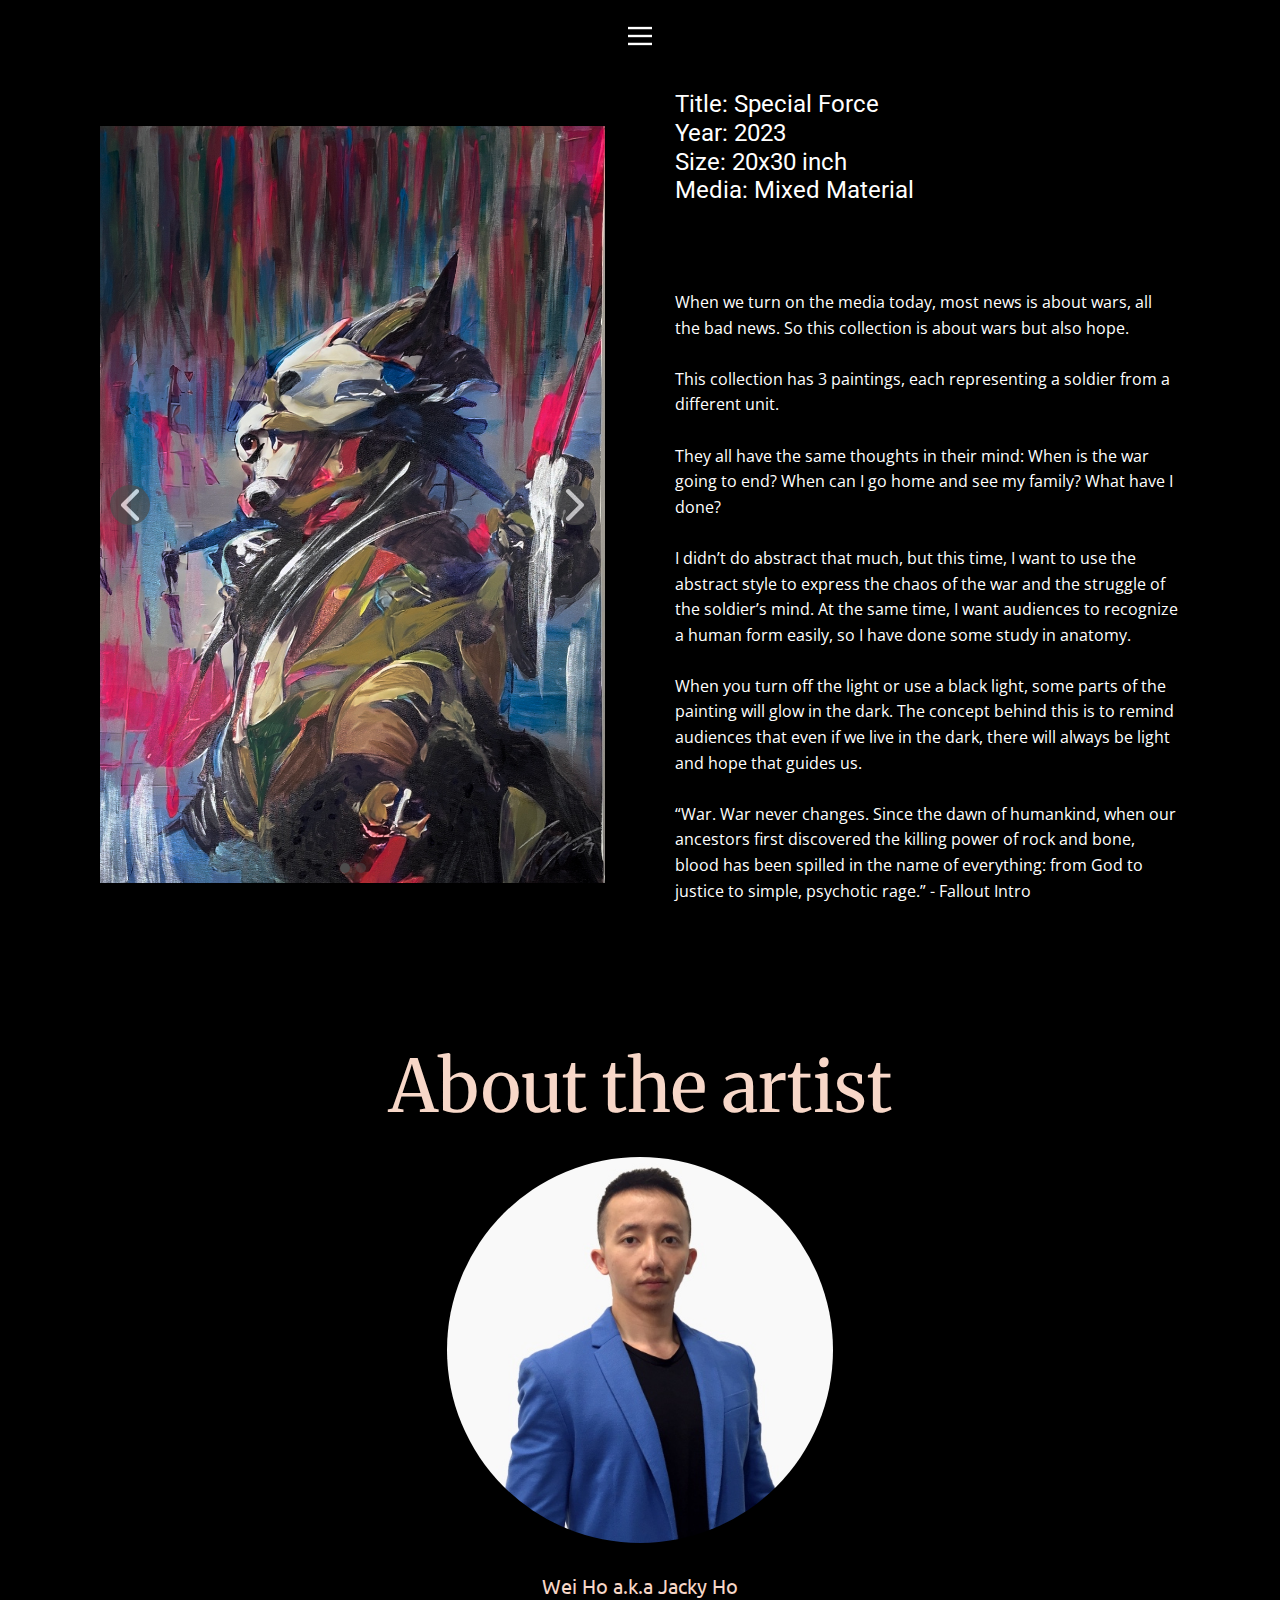
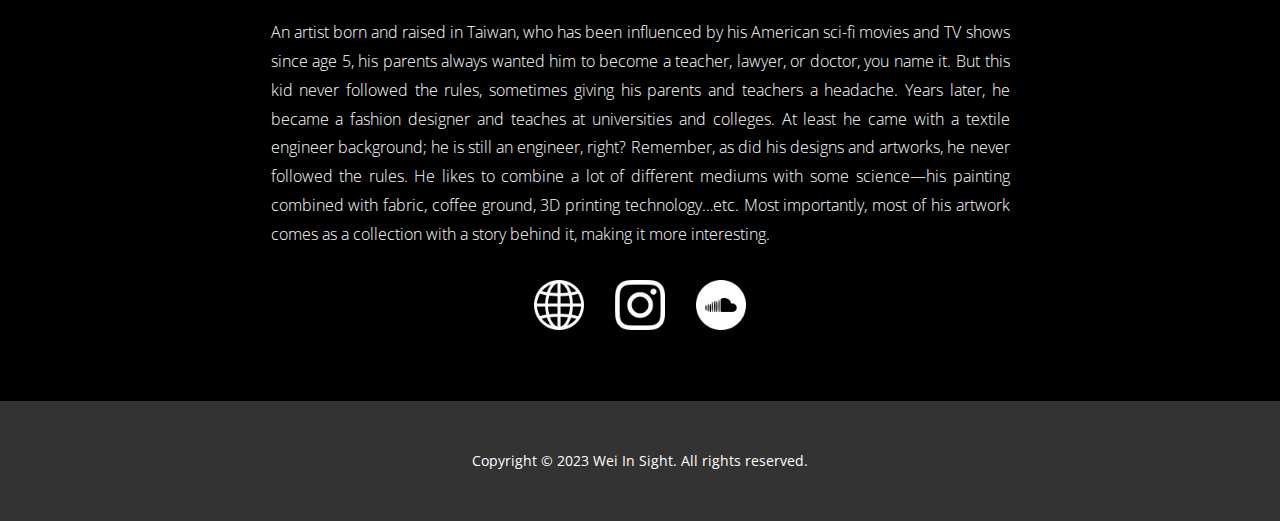
<file: Special-Force.html>
<!DOCTYPE html>
<html style="font-size: 16px;" lang="en"><head>
    <meta name="viewport" content="width=device-width, initial-scale=1.0">
    <meta charset="utf-8">
    <meta name="keywords" content="biography, We collaborate with brands and agencies to create memorable experiences., 1, We design People Inspired Experiences that create positive change in people&amp;apos;s lives., ​We are information security.">
    <meta name="description" content="">
    <title>Special Force</title>
    <link rel="stylesheet" href="nicepage.css" media="screen">
<link rel="stylesheet" href="Special-Force.css" media="screen">
    <script class="u-script" type="text/javascript" src="jquery.js" defer=""></script>
    <script class="u-script" type="text/javascript" src="nicepage.js" defer=""></script>
    <meta name="generator" content="Nicepage 6.1.3, nicepage.com">
    <link id="u-theme-google-font" rel="stylesheet" href="https://fonts.googleapis.com/css?family=Roboto:100,100i,300,300i,400,400i,500,500i,700,700i,900,900i|Open+Sans:300,300i,400,400i,500,500i,600,600i,700,700i,800,800i">
    <link id="u-page-google-font" rel="stylesheet" href="https://fonts.googleapis.com/css?family=Ubuntu:300,300i,400,400i,500,500i,700,700i|Merriweather:300,300i,400,400i,700,700i,900,900i">
    
    
    
    
    
    <script type="application/ld+json">{
		"@context": "http://schema.org",
		"@type": "Organization",
		"name": "War Never Changes"
}</script>
    <meta name="theme-color" content="#a18bbf">
    <meta property="og:title" content="Special Force">
    <meta property="og:description" content="">
    <meta property="og:type" content="website">
  <meta data-intl-tel-input-cdn-path="intlTelInput/"></head>
  <body data-path-to-root="./" data-include-products="false" class="u-body u-overlap u-overlap-contrast u-overlap-transparent u-xl-mode" data-lang="en"><header class="u-clearfix u-header u-header" id="sec-b750"><div class="u-clearfix u-sheet u-sheet-1">
        <nav class="u-align-left u-menu u-menu-hamburger u-offcanvas u-menu-1" data-responsive-from="XL">
          <div class="menu-collapse">
            <a class="u-button-style u-nav-link u-text-body-alt-color" href="#" style="padding: 4px 0px; font-size: calc(1em + 8px);">
              <svg class="u-svg-link" preserveAspectRatio="xMidYMin slice" viewBox="0 0 302 302" style=""><use xmlns:xlink="http://www.w3.org/1999/xlink" xlink:href="#svg-5c50"></use></svg>
              <svg xmlns="http://www.w3.org/2000/svg" xmlns:xlink="http://www.w3.org/1999/xlink" version="1.1" id="svg-5c50" x="0px" y="0px" viewBox="0 0 302 302" style="enable-background:new 0 0 302 302;" xml:space="preserve" class="u-svg-content"><g><rect y="36" width="302" height="30"></rect><rect y="236" width="302" height="30"></rect><rect y="136" width="302" height="30"></rect>
</g><g></g><g></g><g></g><g></g><g></g><g></g><g></g><g></g><g></g><g></g><g></g><g></g><g></g><g></g><g></g></svg>
            </a>
          </div>
          <div class="u-custom-menu u-nav-container">
            <ul class="u-nav u-unstyled u-nav-1"><li class="u-nav-item"><a class="u-button-style u-nav-link u-text-active-palette-1-base u-text-hover-palette-2-base" href="#" style="padding: 10px 20px;">About</a>
</li><li class="u-nav-item"><a class="u-button-style u-nav-link u-text-active-palette-1-base u-text-hover-palette-2-base" href="#" style="padding: 10px 20px;">Story behind</a>
</li></ul>
          </div>
          <div class="u-custom-menu u-nav-container-collapse">
            <div class="u-align-center u-black u-container-style u-inner-container-layout u-opacity u-opacity-95 u-sidenav">
              <div class="u-inner-container-layout u-sidenav-overflow">
                <div class="u-menu-close"></div>
                <ul class="u-align-center u-nav u-popupmenu-items u-unstyled u-nav-2"><li class="u-nav-item"><a class="u-button-style u-nav-link" href="#">About</a>
</li><li class="u-nav-item"><a class="u-button-style u-nav-link" href="#">Story behind</a>
</li></ul>
              </div>
            </div>
            <div class="u-black u-menu-overlay u-opacity u-opacity-70"></div>
          </div>
        </nav>
      </div></header>
    <section class="u-black u-clearfix u-section-1" id="sec-833f">
      <div class="u-clearfix u-sheet u-valign-middle u-sheet-1">
        <div class="data-layout-selected u-clearfix u-expanded-width u-gutter-10 u-layout-wrap u-layout-wrap-1">
          <div class="u-layout">
            <div class="u-layout-row">
              <div class="u-size-30 u-size-60-md">
                <div class="u-layout-col">
                  <div class="u-container-style u-layout-cell u-left-cell u-size-60 u-layout-cell-1" src="">
                    <div class="u-container-layout u-valign-middle u-container-layout-1">
                      <div class="u-carousel u-expanded-width u-gallery u-gallery-slider u-layout-carousel u-lightbox u-no-transition u-show-text-on-hover u-gallery-1" data-interval="5000" data-u-ride="carousel" id="carousel-6448">
                        <ol class="u-absolute-hcenter u-carousel-indicators u-carousel-indicators-1">
                          <li data-u-target="#carousel-6448" data-u-slide-to="0" class="u-active u-grey-70 u-shape-circle" style="width: 10px; height: 10px;"></li>
                          <li data-u-target="#carousel-6448" data-u-slide-to="1" class="u-grey-70 u-shape-circle" style="width: 10px; height: 10px;"></li>
                        </ol>
                        <div class="u-carousel-inner u-gallery-inner" role="listbox">
                          <div class="u-active u-carousel-item u-effect-fade u-gallery-item u-carousel-item-1">
                            <div class="u-back-slide" data-image-width="955" data-image-height="1427">
                              <img class="u-back-image u-expanded" src="images/WarNeverChangesSeries_0002_SpecialForce.jpg">
                            </div>
                            <div class="u-align-center u-over-slide u-shading u-valign-bottom u-over-slide-1"></div>
                          </div>
                          <div class="u-carousel-item u-effect-fade u-gallery-item u-carousel-item-2">
                            <div class="u-back-slide" data-image-width="955" data-image-height="1427">
                              <img class="u-back-image u-expanded" src="images/WarNeverChangesSeries_0003_SpecialForceUV.jpg">
                            </div>
                            <div class="u-align-center u-over-slide u-shading u-valign-bottom u-over-slide-2"></div>
                          </div>
                        </div>
                        <a class="u-absolute-vcenter u-carousel-control u-carousel-control-prev u-grey-70 u-icon-circle u-opacity u-opacity-70 u-spacing-10 u-text-white u-carousel-control-1" href="#carousel-6448" role="button" data-u-slide="prev">
                          <span aria-hidden="true">
                            <svg viewBox="0 0 451.847 451.847"><path d="M97.141,225.92c0-8.095,3.091-16.192,9.259-22.366L300.689,9.27c12.359-12.359,32.397-12.359,44.751,0
c12.354,12.354,12.354,32.388,0,44.748L173.525,225.92l171.903,171.909c12.354,12.354,12.354,32.391,0,44.744
c-12.354,12.365-32.386,12.365-44.745,0l-194.29-194.281C100.226,242.115,97.141,234.018,97.141,225.92z"></path></svg>
                          </span>
                          <span class="sr-only">
                            <svg viewBox="0 0 451.847 451.847"><path d="M97.141,225.92c0-8.095,3.091-16.192,9.259-22.366L300.689,9.27c12.359-12.359,32.397-12.359,44.751,0
c12.354,12.354,12.354,32.388,0,44.748L173.525,225.92l171.903,171.909c12.354,12.354,12.354,32.391,0,44.744
c-12.354,12.365-32.386,12.365-44.745,0l-194.29-194.281C100.226,242.115,97.141,234.018,97.141,225.92z"></path></svg>
                          </span>
                        </a>
                        <a class="u-absolute-vcenter u-carousel-control u-carousel-control-next u-grey-70 u-icon-circle u-opacity u-opacity-70 u-spacing-10 u-text-white u-carousel-control-2" href="#carousel-6448" role="button" data-u-slide="next">
                          <span aria-hidden="true">
                            <svg viewBox="0 0 451.846 451.847"><path d="M345.441,248.292L151.154,442.573c-12.359,12.365-32.397,12.365-44.75,0c-12.354-12.354-12.354-32.391,0-44.744
L278.318,225.92L106.409,54.017c-12.354-12.359-12.354-32.394,0-44.748c12.354-12.359,32.391-12.359,44.75,0l194.287,194.284
c6.177,6.18,9.262,14.271,9.262,22.366C354.708,234.018,351.617,242.115,345.441,248.292z"></path></svg>
                          </span>
                          <span class="sr-only">
                            <svg viewBox="0 0 451.846 451.847"><path d="M345.441,248.292L151.154,442.573c-12.359,12.365-32.397,12.365-44.75,0c-12.354-12.354-12.354-32.391,0-44.744
L278.318,225.92L106.409,54.017c-12.354-12.359-12.354-32.394,0-44.748c12.354-12.359,32.391-12.359,44.75,0l194.287,194.284
c6.177,6.18,9.262,14.271,9.262,22.366C354.708,234.018,351.617,242.115,345.441,248.292z"></path></svg>
                          </span>
                        </a>
                      </div>
                    </div>
                  </div>
                </div>
              </div>
              <div class="u-size-30 u-size-60-md">
                <div class="u-layout-col">
                  <div class="u-size-30">
                    <div class="u-layout-row">
                      <div class="u-align-left u-container-style u-layout-cell u-size-60 u-layout-cell-2">
                        <div class="u-container-layout u-valign-top u-container-layout-2">
                          <h4 class="u-text u-text-1"> Title: Special Force<br>Year: 2023<br>Size: ​20x30 inch<br>Media: ​Mixed Material
                          </h4>
                        </div>
                      </div>
                    </div>
                  </div>
                  <div class="u-size-30">
                    <div class="u-layout-row">
                      <div class="u-align-left u-container-style u-layout-cell u-size-60 u-layout-cell-3">
                        <div class="u-container-layout u-valign-top u-container-layout-3">
                          <p class="u-text u-text-2"><i></i>When we turn on the media today, most news is about wars, all the bad news. So this collection is about wars but also hope.<br>
                            <br>This collection has 3 paintings, each representing a soldier from a different unit.<br>
                            <br>They all have the same thoughts in their mind: When is the war going to end? When can I go home and see my family? What have I done?<br>
                            <br>I didn’t do abstract that much, but this time, I want to use the abstract style to express the chaos of the war and the struggle of the soldier’s mind. At the same time, I want audiences to recognize a human form easily, so I have done some study in anatomy.<br>
                            <br>When you turn off the light or use a black light, some parts of the painting will glow in the dark. The concept behind this is to remind audiences that even if we live in the dark, there will always be light and hope that guides us.<br>
                            <br>“War. War never changes. Since the dawn of humankind, when our ancestors first discovered the killing power of rock and bone, blood has been spilled in the name of everything: from God to justice to simple, psychotic rage.” - Fallout Intro&nbsp;
                          </p>
                        </div>
                      </div>
                    </div>
                  </div>
                </div>
              </div>
            </div>
          </div>
        </div>
      </div>
    </section>
    <section class="u-align-center u-black u-clearfix u-hidden u-section-2" id="carousel_48df">
      <div class="u-clearfix u-sheet u-valign-middle u-sheet-1">
        <div class="u-clearfix u-expanded-width u-layout-wrap u-layout-wrap-1">
          <div class="u-layout">
            <div class="u-layout-row">
              <div class="u-container-style u-layout-cell u-size-30 u-layout-cell-1">
                <div class="u-container-layout u-container-layout-1">
                  <h5 class="u-custom-font u-font-ubuntu u-text u-text-default u-text-palette-2-base u-text-1">Bring to the table win-win survival strategies to ensure proactive domination. At the end of the day, going forward, a new normal that has evolved from generation X is on the runway heading towards a streamlined cloud solution.&nbsp;</h5>
                  <p class="u-text u-text-default u-text-2">Living Life Tomorrow's fate, though thou be wise, Thou canst not tell nor yet surmise; Pass, therefore, not today in vain, For it will never come again. You know, my friends, with what a brave carouse I made a Second Marriage in my house; favored old barren reason from my bed, and took the daughter of the vine to spouse.&nbsp;&nbsp;The Worldly Hope men set their Hearts upon Turns Ashes - or it prospers; and anon, Like Snow upon the Desert's dusty Face, Lighting a little hour or two - is gone.</p>
                </div>
              </div>
              <div class="u-container-style u-layout-cell u-size-30 u-layout-cell-2">
                <div class="u-container-layout u-container-layout-2">
                  <p class="u-text u-text-3">Living Life Tomorrow's fate, though thou be wise, Thou canst not tell nor yet surmise; Pass, therefore, not today in vain, For it will never come again. You know, my friends, with what a brave carouse I made a Second Marriage in my house; favored old barren reason from my bed, and took the daughter of the vine to spouse.&nbsp;&nbsp;The Worldly Hope men set their Hearts upon Turns Ashes - or it prospers; and anon, Like Snow upon the Desert's dusty Face, Lighting a little hour or two - is gone.</p>
                  <img src="images/829-8293847_jake-corman-signature-jake-signaturecopy.png" alt="" class="u-image u-image-contain u-image-default u-image-1" data-image-width="1280" data-image-height="911">
                </div>
              </div>
            </div>
          </div>
        </div>
      </div>
    </section>
    <section class="u-align-center u-black u-clearfix u-section-3" id="carousel_4809">
      <div class="u-clearfix u-sheet u-sheet-1">
        <h2 class="u-custom-font u-font-merriweather u-text u-text-default u-text-palette-2-base u-text-1">About the artist</h2>
        <div class="u-image u-image-circle u-image-1" alt="" data-image-width="500" data-image-height="500"></div>
        <h5 class="u-custom-font u-font-ubuntu u-text u-text-palette-2-base u-text-2">Wei Ho a.k.a Jacky Ho</h5>
        <p class="u-align-justify u-text u-text-3"> An artist born and raised in Taiwan, who has been influenced by his American sci-fi movies and TV shows since age 5, his parents always wanted him to become a teacher, lawyer, or doctor, you name it. But this kid never followed the rules, sometimes giving his parents and teachers a headache. Years later, he became a fashion designer and teaches at universities and colleges. At least he came with a textile engineer background; he is still an engineer, right? Remember, as did his designs and artworks, he never followed the rules. He likes to combine a lot of different mediums with some science—his painting combined with fabric, coﬀee ground, 3D printing technology…etc. Most importantly, most of his artwork comes as a collection with a story behind it, making it more interesting.</p>
        <div class="u-social-icons u-spacing-31 u-social-icons-1">
          <a class="u-social-url" title="Wei In Sight" target="_blank" href="https://www.weiinsight.com"><span class="u-file-icon u-icon u-social-facebook u-social-icon u-text-white u-icon-1"><img src="images/1006771-8f2b2438.png" alt=""></span>
          </a>
          <a class="u-social-url" title="Instagram" target="_blank" href="https://www.instagram.com/weiinsight/"><span class="u-file-icon u-icon u-social-icon u-social-instagram u-text-white u-icon-2"><img src="images/1384031-1bfc850a.png" alt=""></span>
          </a>
          <a class="u-social-url" target="_blank" data-type="Soundcloud" title="Sound Cloud" href="https://soundcloud.com/nfscars001"><span class="u-file-icon u-icon u-social-icon u-social-soundcloud u-text-white u-icon-3"><img src="images/4902493-3ed26d65.png" alt=""></span>
          </a>
        </div>
      </div>
    </section>
    
    
    
    <footer class="u-align-center u-clearfix u-footer u-grey-80 u-footer" id="sec-9d38"><div class="u-clearfix u-sheet u-sheet-1">
        <p class="u-small-text u-text u-text-variant u-text-1"> Copyright © 2023 Wei In Sight. All rights reserved.</p>
      </div></footer>
  
</body></html>
</file>
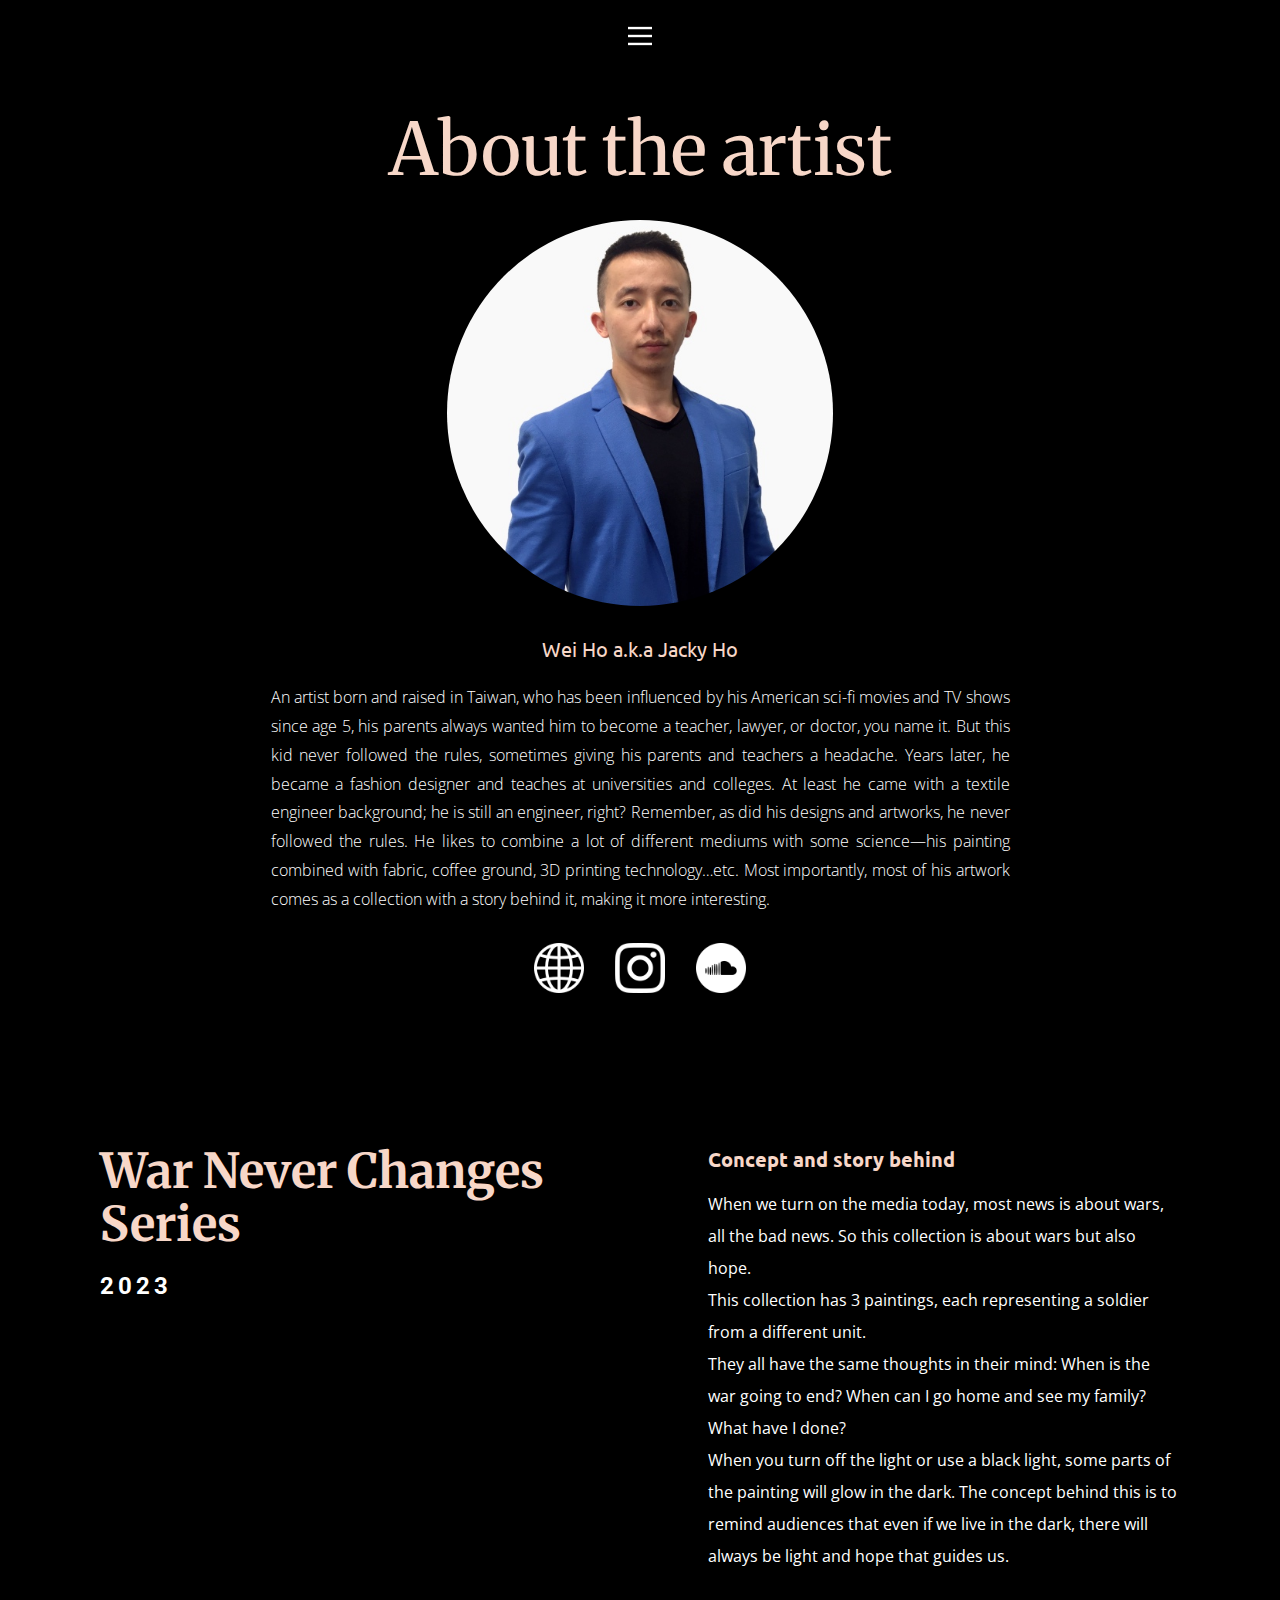
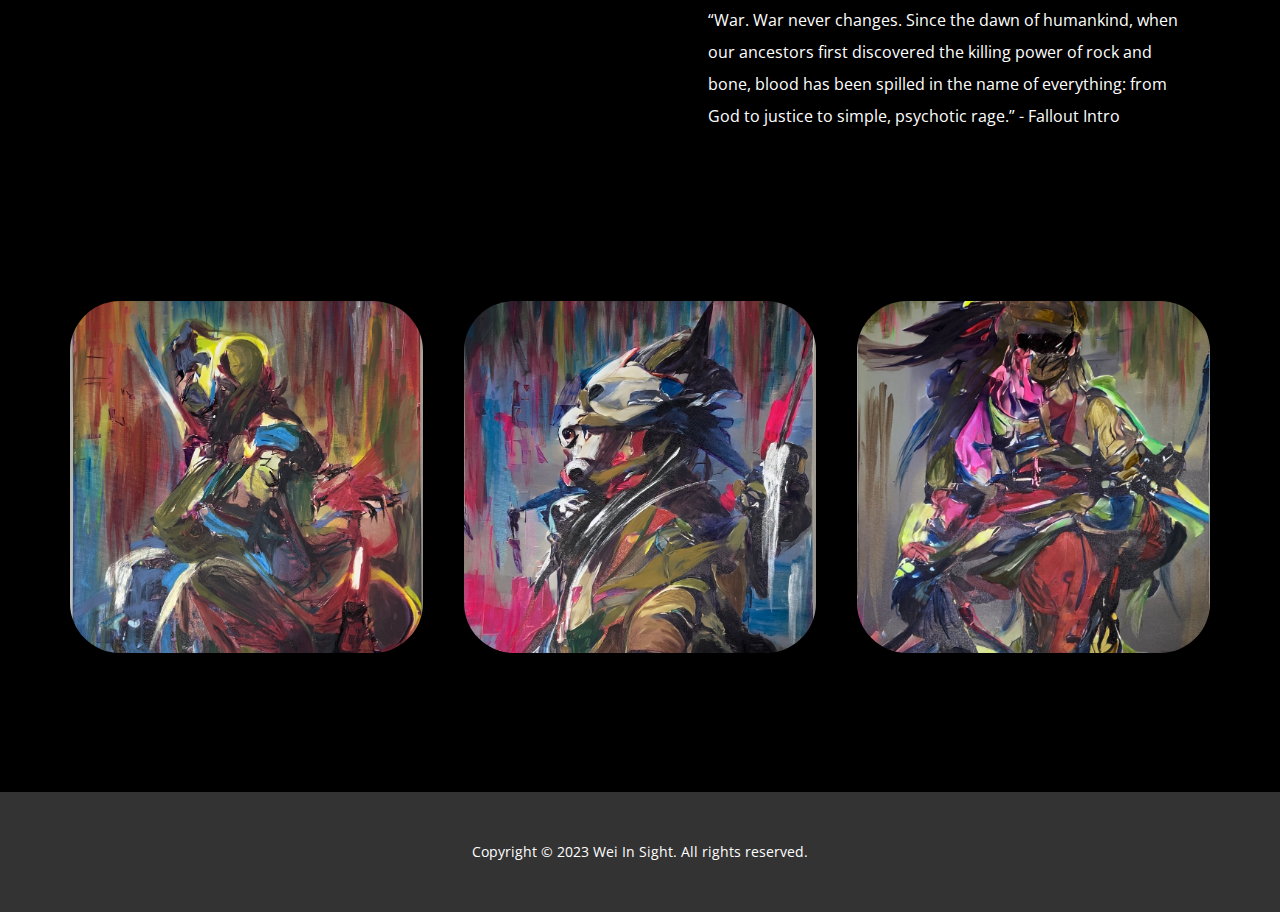
<file: War-Never-Changes-Series.html>
<!DOCTYPE html>
<html style="font-size: 16px;" lang="en"><head>
    <meta name="viewport" content="width=device-width, initial-scale=1.0">
    <meta charset="utf-8">
    <meta name="keywords" content="biography, We collaborate with brands and agencies to create memorable experiences., 1, We design People Inspired Experiences that create positive change in people&amp;apos;s lives., ​We are information security.">
    <meta name="description" content="">
    <title>War Never Changes Series</title>
    <link rel="stylesheet" href="nicepage.css" media="screen">
<link rel="stylesheet" href="War-Never-Changes-Series.css" media="screen">
    <script class="u-script" type="text/javascript" src="jquery.js" defer=""></script>
    <script class="u-script" type="text/javascript" src="nicepage.js" defer=""></script>
    <meta name="generator" content="Nicepage 6.1.3, nicepage.com">
    <link id="u-theme-google-font" rel="stylesheet" href="https://fonts.googleapis.com/css?family=Roboto:100,100i,300,300i,400,400i,500,500i,700,700i,900,900i|Open+Sans:300,300i,400,400i,500,500i,600,600i,700,700i,800,800i">
    <link id="u-page-google-font" rel="stylesheet" href="https://fonts.googleapis.com/css?family=Merriweather:300,300i,400,400i,700,700i,900,900i|Ubuntu:300,300i,400,400i,500,500i,700,700i">
    
    
    
    
    
    
    <script type="application/ld+json">{
		"@context": "http://schema.org",
		"@type": "Organization",
		"name": "War Never Changes"
}</script>
    <meta name="theme-color" content="#a18bbf">
    <meta property="og:title" content="War Never Changes Series">
    <meta property="og:description" content="">
    <meta property="og:type" content="website">
  <meta data-intl-tel-input-cdn-path="intlTelInput/"></head>
  <body data-path-to-root="./" data-include-products="false" class="u-body u-overlap u-xl-mode" data-lang="en"><header class="u-clearfix u-header u-header" id="sec-b750"><div class="u-clearfix u-sheet u-sheet-1">
        <nav class="u-align-left u-menu u-menu-hamburger u-offcanvas u-menu-1" data-responsive-from="XL">
          <div class="menu-collapse">
            <a class="u-button-style u-nav-link u-text-body-alt-color" href="#" style="padding: 4px 0px; font-size: calc(1em + 8px);">
              <svg class="u-svg-link" preserveAspectRatio="xMidYMin slice" viewBox="0 0 302 302" style=""><use xmlns:xlink="http://www.w3.org/1999/xlink" xlink:href="#svg-5c50"></use></svg>
              <svg xmlns="http://www.w3.org/2000/svg" xmlns:xlink="http://www.w3.org/1999/xlink" version="1.1" id="svg-5c50" x="0px" y="0px" viewBox="0 0 302 302" style="enable-background:new 0 0 302 302;" xml:space="preserve" class="u-svg-content"><g><rect y="36" width="302" height="30"></rect><rect y="236" width="302" height="30"></rect><rect y="136" width="302" height="30"></rect>
</g><g></g><g></g><g></g><g></g><g></g><g></g><g></g><g></g><g></g><g></g><g></g><g></g><g></g><g></g><g></g></svg>
            </a>
          </div>
          <div class="u-custom-menu u-nav-container">
            <ul class="u-nav u-unstyled u-nav-1"><li class="u-nav-item"><a class="u-button-style u-nav-link u-text-active-palette-1-base u-text-hover-palette-2-base" href="#" style="padding: 10px 20px;">About</a>
</li><li class="u-nav-item"><a class="u-button-style u-nav-link u-text-active-palette-1-base u-text-hover-palette-2-base" href="#" style="padding: 10px 20px;">Story behind</a>
</li></ul>
          </div>
          <div class="u-custom-menu u-nav-container-collapse">
            <div class="u-align-center u-black u-container-style u-inner-container-layout u-opacity u-opacity-95 u-sidenav">
              <div class="u-inner-container-layout u-sidenav-overflow">
                <div class="u-menu-close"></div>
                <ul class="u-align-center u-nav u-popupmenu-items u-unstyled u-nav-2"><li class="u-nav-item"><a class="u-button-style u-nav-link" href="#">About</a>
</li><li class="u-nav-item"><a class="u-button-style u-nav-link" href="#">Story behind</a>
</li></ul>
              </div>
            </div>
            <div class="u-black u-menu-overlay u-opacity u-opacity-70"></div>
          </div>
        </nav>
      </div></header>
    <section class="u-align-center u-black u-clearfix u-section-1" id="carousel_4809">
      <div class="u-clearfix u-sheet u-sheet-1">
        <h2 class="u-custom-font u-font-merriweather u-text u-text-default u-text-palette-2-base u-text-1">About the artist</h2>
        <div class="u-image u-image-circle u-image-1" alt="" data-image-width="500" data-image-height="500"></div>
        <h5 class="u-custom-font u-font-ubuntu u-text u-text-palette-2-base u-text-2">Wei Ho a.k.a Jacky Ho</h5>
        <p class="u-align-justify u-text u-text-3"> An artist born and raised in Taiwan, who has been influenced by his American sci-fi movies and TV shows since age 5, his parents always wanted him to become a teacher, lawyer, or doctor, you name it. But this kid never followed the rules, sometimes giving his parents and teachers a headache. Years later, he became a fashion designer and teaches at universities and colleges. At least he came with a textile engineer background; he is still an engineer, right? Remember, as did his designs and artworks, he never followed the rules. He likes to combine a lot of different mediums with some science—his painting combined with fabric, coﬀee ground, 3D printing technology…etc. Most importantly, most of his artwork comes as a collection with a story behind it, making it more interesting.</p>
        <div class="u-social-icons u-spacing-31 u-social-icons-1">
          <a class="u-social-url" title="Wei In Sight" target="_blank" href="https://www.weiinsight.com"><span class="u-file-icon u-icon u-social-facebook u-social-icon u-text-white u-icon-1"><img src="images/1006771-8f2b2438.png" alt=""></span>
          </a>
          <a class="u-social-url" title="Instagram" target="_blank" href="https://www.instagram.com/weiinsight/"><span class="u-file-icon u-icon u-social-icon u-social-instagram u-text-white u-icon-2"><img src="images/1384031-1bfc850a.png" alt=""></span>
          </a>
          <a class="u-social-url" target="_blank" data-type="Soundcloud" title="Sound Cloud" href="https://soundcloud.com/nfscars001"><span class="u-file-icon u-icon u-social-icon u-social-soundcloud u-text-white u-icon-3"><img src="images/4902493-3ed26d65.png" alt=""></span>
          </a>
        </div>
      </div>
    </section>
    <section class="u-black u-clearfix u-section-2" id="carousel_9b82">
      <div class="u-clearfix u-sheet u-sheet-1">
        <div class="data-layout-selected u-clearfix u-expanded-width u-layout-wrap u-layout-wrap-1">
          <div class="u-layout">
            <div class="u-layout-row">
              <div class="u-align-left u-container-style u-layout-cell u-size-32 u-layout-cell-1">
                <div class="u-container-layout u-valign-top u-container-layout-1">
                  <h1 class="u-custom-font u-font-merriweather u-text u-text-palette-2-base u-text-1"> War Never Changes Series</h1>
                  <h6 class="u-text u-text-2">2023</h6>
                </div>
              </div>
              <div class="u-align-left u-container-style u-layout-cell u-size-28 u-layout-cell-2">
                <div class="u-container-layout u-container-layout-2">
                  <h6 class="u-custom-font u-font-ubuntu u-text u-text-palette-2-base u-text-3">Concept and story behind</h6>
                  <h5 class="u-custom-font u-text u-text-font u-text-4"> When we turn on the media today, most news is about wars, all the bad news. So this collection is about wars but also hope.<br>This collection has 3 paintings, each representing a soldier from a different unit.<br>They all have the same thoughts in their mind: When is the war going to end? When can I go home and see my family? What have I done?<br>When you turn off the light or use a black light, some parts of the painting will glow in the dark. The concept behind this is to remind audiences that even if we live in the dark, there will always be light and hope that guides us.<br>
                    <br>“War. War never changes. Since the dawn of humankind, when our ancestors first discovered the killing power of rock and bone, blood has been spilled in the name of everything: from God to justice to simple, psychotic rage.” - Fallout Intro
                  </h5>
                </div>
              </div>
            </div>
          </div>
        </div>
      </div>
    </section>
    <section class="u-align-center u-black u-clearfix u-section-3" id="carousel_8796">
      <div class="u-clearfix u-sheet u-valign-middle u-sheet-1">
        <div class="u-expanded-width u-gallery u-layout-grid u-lightbox u-show-text-on-hover u-gallery-1">
          <div class="u-gallery-inner u-gallery-inner-1">
            <div class="u-effect-fade u-effect-hover-zoom u-gallery-item u-radius-50 u-shape-round" data-href="Ground-Force.html">
              <div class="u-back-slide" data-image-width="955" data-image-height="1427">
                <img class="u-back-image u-expanded" src="images/WarNeverChangesSeries_0000_GroundForce.jpg">
              </div>
              <div class="u-over-slide u-shading u-over-slide-1"></div>
            </div>
            <div class="u-effect-fade u-effect-hover-zoom u-gallery-item u-radius-50 u-shape-round" data-href="Special-Force.html">
              <div class="u-back-slide" data-image-width="955" data-image-height="1427">
                <img class="u-back-image u-expanded" src="images/WarNeverChangesSeries_0002_SpecialForce.jpg">
              </div>
              <div class="u-over-slide u-shading u-over-slide-2"></div>
            </div>
            <div class="u-effect-fade u-effect-hover-zoom u-gallery-item u-radius-50 u-shape-round" data-href="Air-Force.html">
              <div class="u-back-slide" data-image-width="955" data-image-height="1427">
                <img class="u-back-image u-expanded" src="images/WarNeverChangesSeries_0004_AirForce.jpg">
              </div>
              <div class="u-over-slide u-shading u-over-slide-3"></div>
            </div>
          </div>
        </div>
      </div>
    </section>
    <section class="u-align-center u-black u-clearfix u-hidden u-section-4" id="carousel_48df">
      <div class="u-clearfix u-sheet u-valign-middle u-sheet-1">
        <div class="u-clearfix u-expanded-width u-layout-wrap u-layout-wrap-1">
          <div class="u-layout">
            <div class="u-layout-row">
              <div class="u-container-style u-layout-cell u-size-30 u-layout-cell-1">
                <div class="u-container-layout u-container-layout-1">
                  <h5 class="u-custom-font u-font-ubuntu u-text u-text-default u-text-palette-2-base u-text-1">Bring to the table win-win survival strategies to ensure proactive domination. At the end of the day, going forward, a new normal that has evolved from generation X is on the runway heading towards a streamlined cloud solution.&nbsp;</h5>
                  <p class="u-text u-text-default u-text-2">Living Life Tomorrow's fate, though thou be wise, Thou canst not tell nor yet surmise; Pass, therefore, not today in vain, For it will never come again. You know, my friends, with what a brave carouse I made a Second Marriage in my house; favored old barren reason from my bed, and took the daughter of the vine to spouse.&nbsp;&nbsp;The Worldly Hope men set their Hearts upon Turns Ashes - or it prospers; and anon, Like Snow upon the Desert's dusty Face, Lighting a little hour or two - is gone.</p>
                </div>
              </div>
              <div class="u-container-style u-layout-cell u-size-30 u-layout-cell-2">
                <div class="u-container-layout u-container-layout-2">
                  <p class="u-text u-text-3">Living Life Tomorrow's fate, though thou be wise, Thou canst not tell nor yet surmise; Pass, therefore, not today in vain, For it will never come again. You know, my friends, with what a brave carouse I made a Second Marriage in my house; favored old barren reason from my bed, and took the daughter of the vine to spouse.&nbsp;&nbsp;The Worldly Hope men set their Hearts upon Turns Ashes - or it prospers; and anon, Like Snow upon the Desert's dusty Face, Lighting a little hour or two - is gone.</p>
                  <img src="images/829-8293847_jake-corman-signature-jake-signaturecopy.png" alt="" class="u-image u-image-contain u-image-default u-image-1" data-image-width="1280" data-image-height="911">
                </div>
              </div>
            </div>
          </div>
        </div>
      </div>
    </section>
    
    
    
    <footer class="u-align-center u-clearfix u-footer u-grey-80 u-footer" id="sec-9d38"><div class="u-clearfix u-sheet u-sheet-1">
        <p class="u-small-text u-text u-text-variant u-text-1"> Copyright © 2023 Wei In Sight. All rights reserved.</p>
      </div></footer>
  
</body></html>
</file>
